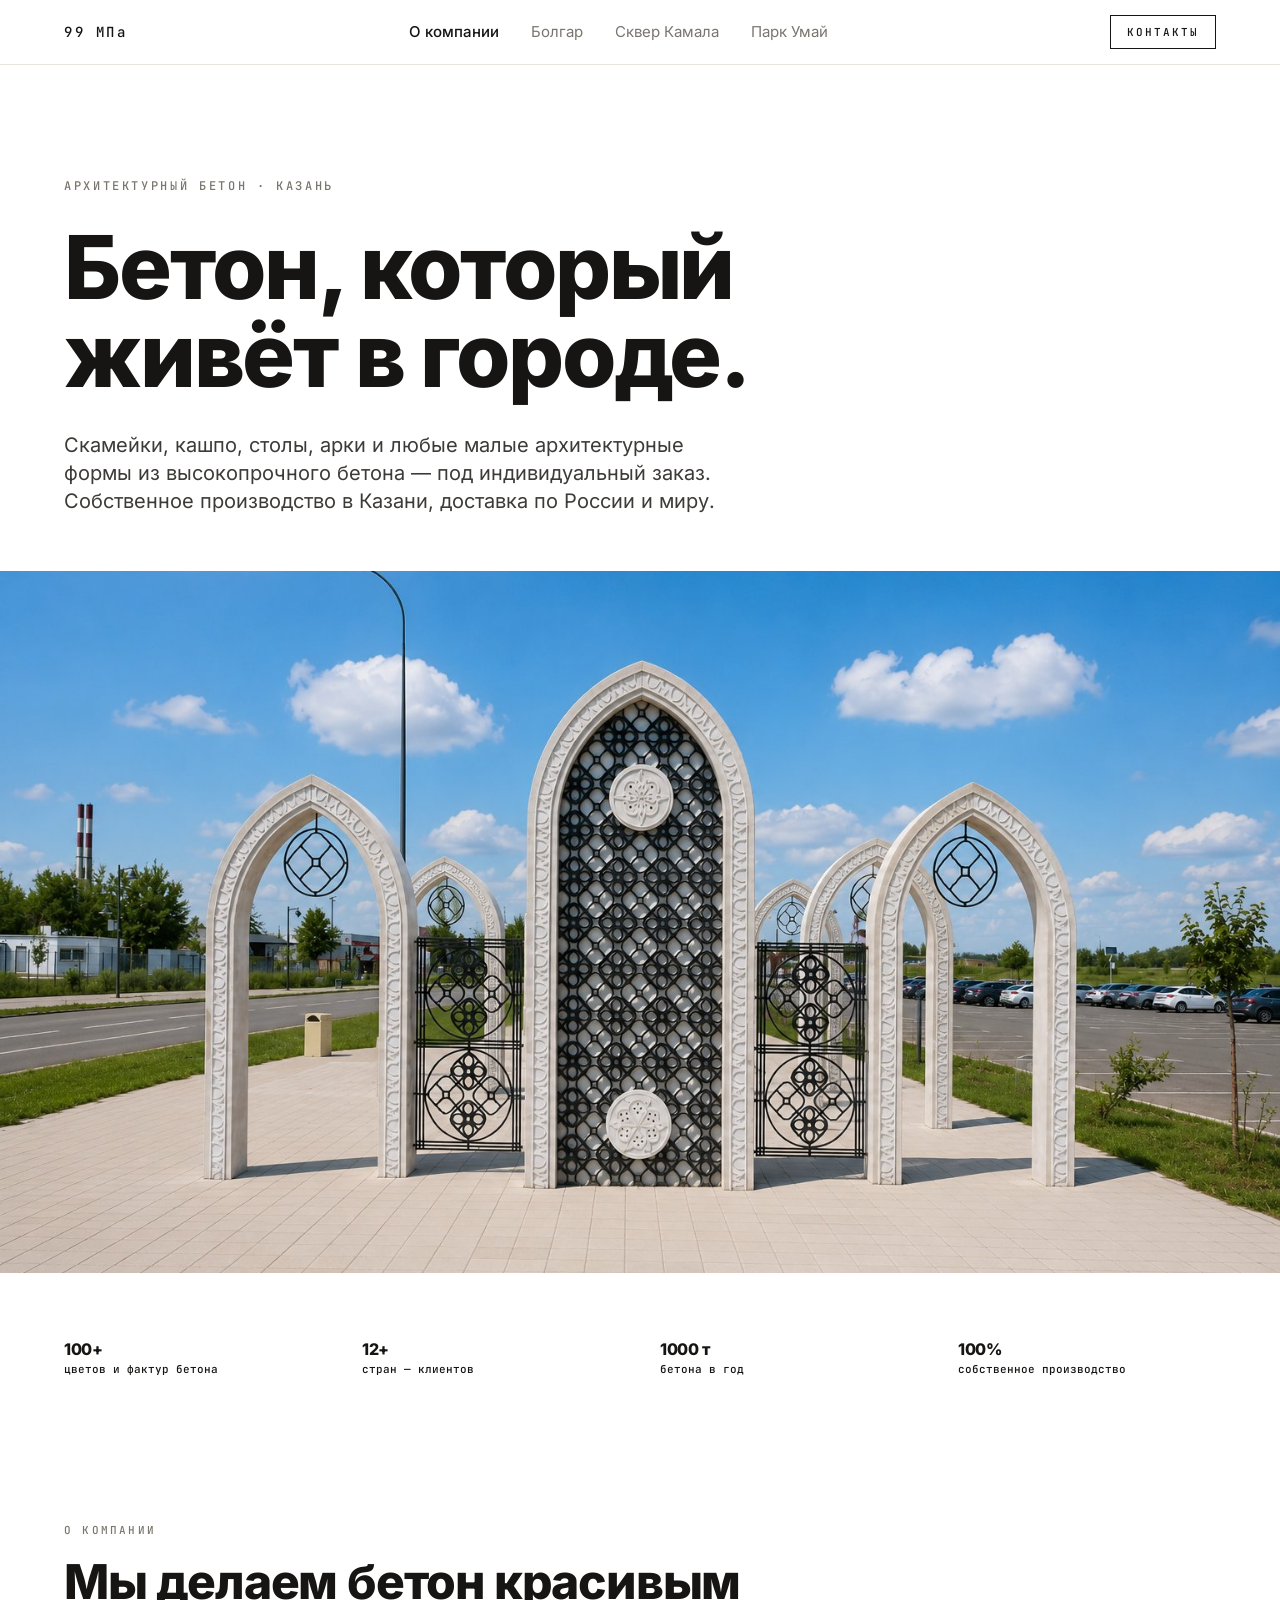
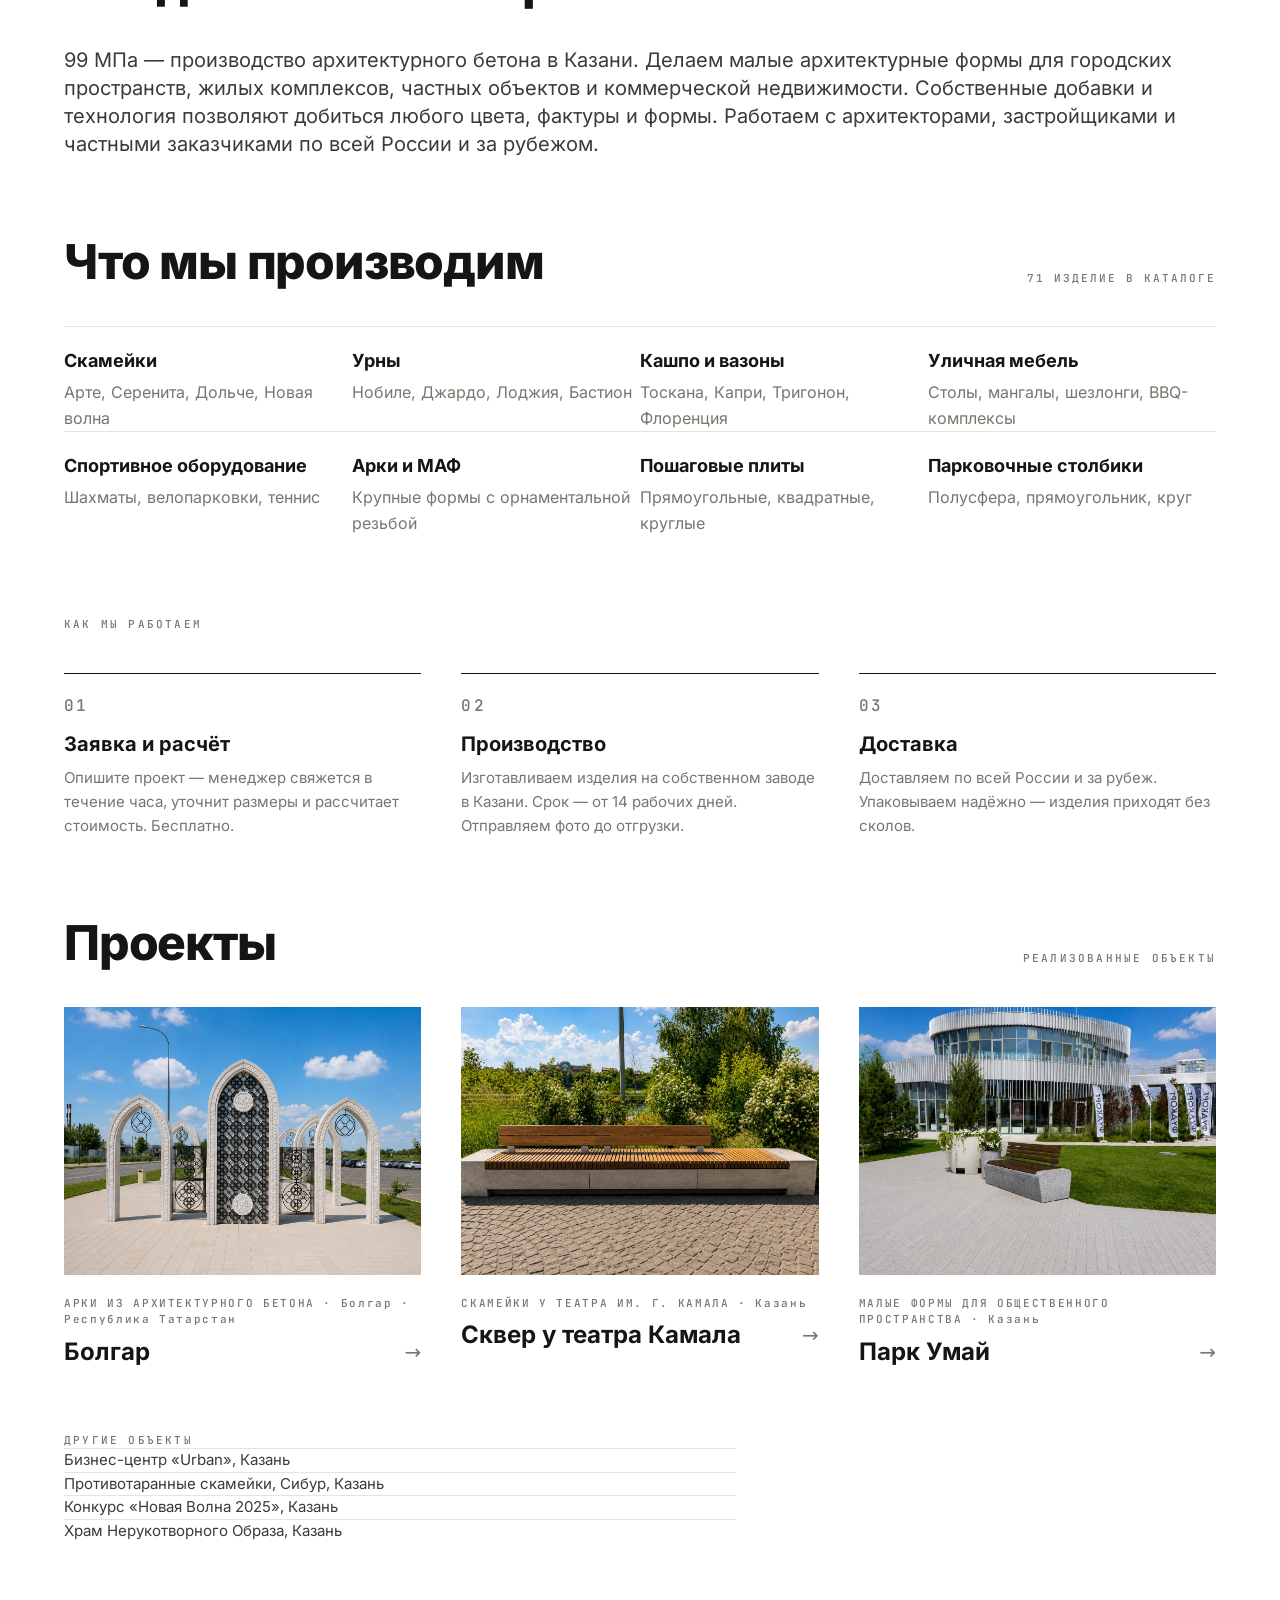
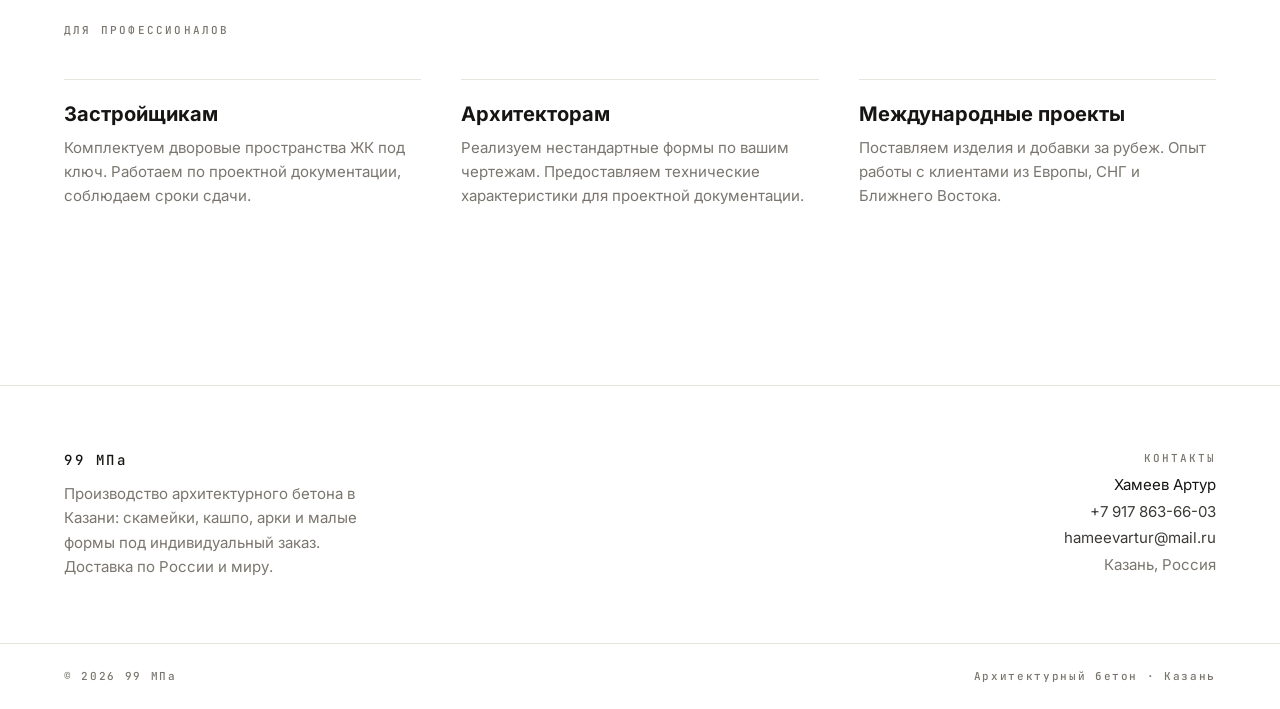
<file: index.html>
<!DOCTYPE html><html lang="ru"><head>
<meta charset="utf-8">
<meta name="viewport" content="width=device-width, initial-scale=1">
<title>99 МПа — архитектурный бетон в Казани</title>
<link rel="stylesheet" href="assets/css/fonts.css">
<link rel="stylesheet" href="assets/css/styles.css">
</head>
<body class="bg-bg font-sans text-ink antialiased">
<header class="sticky top-0 z-40 bg-bg/90 backdrop-blur-sm border-b border-line">
<nav class="max-w-container mx-auto px-6 h-16 flex items-center justify-between">
<a href="index.html" class="font-mono text-sm tracking-[0.18em] text-ink">99&nbsp;МПа</a>
<div class="hidden md:flex items-center gap-8 text-[15px]">
<a class="text-ink font-medium" href="index.html">О&nbsp;компании</a>
<a class="text-muted hover:text-ink transition-colors" href="bolgar.html">Болгар</a>
<a class="text-muted hover:text-ink transition-colors" href="kamal-square.html">Сквер&nbsp;Камала</a>
<a class="text-muted hover:text-ink transition-colors" href="umai-park.html">Парк&nbsp;Умай</a>
</div>
<a href="mailto:hameevartur@mail.ru" class="font-mono text-[11px] tracking-[0.18em] border border-ink text-ink px-4 py-2 hover:bg-ink hover:text-white transition-colors">КОНТАКТЫ</a>
</nav>
</header>
<main>
<section class="max-w-container mx-auto px-6 pt-20 md:pt-28 pb-14">
<p class="font-mono text-[12px] tracking-[0.22em] text-muted mb-7">АРХИТЕКТУРНЫЙ БЕТОН · КАЗАНЬ</p>
<h1 class="text-[46px] md:text-[88px] font-extrabold tracking-tight leading-[1.0] max-w-4xl">Бетон, который живёт в городе.</h1>
<p class="mt-8 max-w-2xl text-lg md:text-xl text-ink-soft leading-relaxed">Скамейки, кашпо, столы, арки и любые малые архитектурные формы из высокопрочного бетона — под индивидуальный заказ. Собственное производство в Казани, доставка по России и миру.</p>
</section>
<figure class="w-full bg-paper"><img class="w-full h-[54vh] md:h-[78vh] object-cover" src="assets/img/bolgar/bolgar-hero.jpg" alt="99 МПа — архитектурный бетон"></figure>
<section class="bg-dark text-white">
<div class="max-w-container mx-auto px-6 py-16 grid grid-cols-2 lg:grid-cols-4 gap-10">
<div><div class="text-4xl md:text-6xl font-extrabold tracking-tight">100+</div><div class="font-mono text-[11px] tracking-[0.12em] text-white/55 mt-3">цветов и фактур бетона</div></div><div><div class="text-4xl md:text-6xl font-extrabold tracking-tight">12+</div><div class="font-mono text-[11px] tracking-[0.12em] text-white/55 mt-3">стран — клиентов</div></div><div><div class="text-4xl md:text-6xl font-extrabold tracking-tight">1000 т</div><div class="font-mono text-[11px] tracking-[0.12em] text-white/55 mt-3">бетона в год</div></div><div><div class="text-4xl md:text-6xl font-extrabold tracking-tight">100%</div><div class="font-mono text-[11px] tracking-[0.12em] text-white/55 mt-3">собственное производство</div></div>
</div>
</section>
<section class="max-w-container mx-auto px-6 py-20 grid gap-10 md:grid-cols-[1fr_1.3fr] md:gap-16">
<div>
<p class="font-mono text-[11px] tracking-[0.2em] text-muted mb-5">О КОМПАНИИ</p>
<h2 class="text-3xl md:text-5xl font-extrabold tracking-tight leading-tight">Мы делаем бетон красивым</h2>
</div>
<p class="text-lg md:text-xl text-ink-soft leading-relaxed self-end">99 МПа — производство архитектурного бетона в Казани. Делаем малые архитектурные формы для городских пространств, жилых комплексов, частных объектов и коммерческой недвижимости. Собственные добавки и технология позволяют добиться любого цвета, фактуры и формы. Работаем с архитекторами, застройщиками и частными заказчиками по всей России и за рубежом.</p>
</section>
<section class="max-w-container mx-auto px-6 py-8">
<div class="flex items-end justify-between mb-10">
<h2 class="text-3xl md:text-5xl font-extrabold tracking-tight">Что мы производим</h2>
<p class="font-mono text-[11px] tracking-[0.18em] text-muted hidden sm:block">71 ИЗДЕЛИЕ В КАТАЛОГЕ</p>
</div>
<div class="grid gap-x-10 gap-y-8 sm:grid-cols-2 lg:grid-cols-4">
<div class="border-t border-line pt-5"><h3 class="text-lg font-bold mb-1">Скамейки</h3><p class="text-muted text-[14px] leading-relaxed">Арте, Серенита, Дольче, Новая волна</p></div><div class="border-t border-line pt-5"><h3 class="text-lg font-bold mb-1">Урны</h3><p class="text-muted text-[14px] leading-relaxed">Нобиле, Джардо, Лоджия, Бастион</p></div><div class="border-t border-line pt-5"><h3 class="text-lg font-bold mb-1">Кашпо и вазоны</h3><p class="text-muted text-[14px] leading-relaxed">Тоскана, Капри, Тригонон, Флоренция</p></div><div class="border-t border-line pt-5"><h3 class="text-lg font-bold mb-1">Уличная мебель</h3><p class="text-muted text-[14px] leading-relaxed">Столы, мангалы, шезлонги, BBQ-комплексы</p></div><div class="border-t border-line pt-5"><h3 class="text-lg font-bold mb-1">Спортивное оборудование</h3><p class="text-muted text-[14px] leading-relaxed">Шахматы, велопарковки, теннис</p></div><div class="border-t border-line pt-5"><h3 class="text-lg font-bold mb-1">Арки и МАФ</h3><p class="text-muted text-[14px] leading-relaxed">Крупные формы с орнаментальной резьбой</p></div><div class="border-t border-line pt-5"><h3 class="text-lg font-bold mb-1">Пошаговые плиты</h3><p class="text-muted text-[14px] leading-relaxed">Прямоугольные, квадратные, круглые</p></div><div class="border-t border-line pt-5"><h3 class="text-lg font-bold mb-1">Парковочные столбики</h3><p class="text-muted text-[14px] leading-relaxed">Полусфера, прямоугольник, круг</p></div>
</div>
</section>
<section class="max-w-container mx-auto px-6 py-20">
<p class="font-mono text-[11px] tracking-[0.2em] text-muted mb-10">КАК МЫ РАБОТАЕМ</p>
<div class="grid gap-10 md:grid-cols-3">
<div class="border-t border-ink pt-5"><div class="font-mono text-[13px] tracking-[0.15em] text-muted mb-3">01</div><h3 class="text-xl font-bold mb-2">Заявка и расчёт</h3><p class="text-muted text-[15px] leading-relaxed">Опишите проект — менеджер свяжется в течение часа, уточнит размеры и рассчитает стоимость. Бесплатно.</p></div><div class="border-t border-ink pt-5"><div class="font-mono text-[13px] tracking-[0.15em] text-muted mb-3">02</div><h3 class="text-xl font-bold mb-2">Производство</h3><p class="text-muted text-[15px] leading-relaxed">Изготавливаем изделия на собственном заводе в Казани. Срок — от 14 рабочих дней. Отправляем фото до отгрузки.</p></div><div class="border-t border-ink pt-5"><div class="font-mono text-[13px] tracking-[0.15em] text-muted mb-3">03</div><h3 class="text-xl font-bold mb-2">Доставка</h3><p class="text-muted text-[15px] leading-relaxed">Доставляем по всей России и за рубеж. Упаковываем надёжно — изделия приходят без сколов.</p></div>
</div>
</section>
<section class="max-w-container mx-auto px-6 py-8">
<div class="flex items-end justify-between mb-10">
<h2 class="text-3xl md:text-5xl font-extrabold tracking-tight">Проекты</h2>
<p class="font-mono text-[11px] tracking-[0.2em] text-muted hidden sm:block">РЕАЛИЗОВАННЫЕ ОБЪЕКТЫ</p>
</div>
<div class="grid gap-10 md:grid-cols-3">
<a href="bolgar.html" class="group block">
<figure class="aspect-[4/3] overflow-hidden bg-paper mb-5"><img loading="lazy" class="w-full h-full object-cover transition-transform duration-700 group-hover:scale-[1.04]" src="assets/img/bolgar/bolgar-hero.jpg" alt="Болгар"></figure>
<div class="font-mono text-[11px] tracking-[0.15em] text-muted mb-2">АРКИ ИЗ АРХИТЕКТУРНОГО БЕТОНА · Болгар · Республика Татарстан</div>
<div class="flex items-center justify-between"><h3 class="text-2xl font-bold group-hover:opacity-60 transition-opacity">Болгар</h3><span class="text-xl text-muted group-hover:text-ink transition-colors">→</span></div>
</a>
<a href="kamal-square.html" class="group block">
<figure class="aspect-[4/3] overflow-hidden bg-paper mb-5"><img loading="lazy" class="w-full h-full object-cover transition-transform duration-700 group-hover:scale-[1.04]" src="assets/img/kamal/kamal-hero.jpg" alt="Сквер у театра Камала"></figure>
<div class="font-mono text-[11px] tracking-[0.15em] text-muted mb-2">СКАМЕЙКИ У ТЕАТРА ИМ. Г. КАМАЛА · Казань</div>
<div class="flex items-center justify-between"><h3 class="text-2xl font-bold group-hover:opacity-60 transition-opacity">Сквер у театра Камала</h3><span class="text-xl text-muted group-hover:text-ink transition-colors">→</span></div>
</a>
<a href="umai-park.html" class="group block">
<figure class="aspect-[4/3] overflow-hidden bg-paper mb-5"><img loading="lazy" class="w-full h-full object-cover transition-transform duration-700 group-hover:scale-[1.04]" src="assets/img/umai/umai-hero.jpg" alt="Парк Умай"></figure>
<div class="font-mono text-[11px] tracking-[0.15em] text-muted mb-2">МАЛЫЕ ФОРМЫ ДЛЯ ОБЩЕСТВЕННОГО ПРОСТРАНСТВА · Казань</div>
<div class="flex items-center justify-between"><h3 class="text-2xl font-bold group-hover:opacity-60 transition-opacity">Парк Умай</h3><span class="text-xl text-muted group-hover:text-ink transition-colors">→</span></div>
</a>
</div>
<div class="mt-16">
<p class="font-mono text-[11px] tracking-[0.2em] text-muted mb-4">ДРУГИЕ ОБЪЕКТЫ</p>
<ul class="max-w-2xl">
<li class="border-t border-line py-3 text-ink-soft text-[15px]">Бизнес-центр «Urban», Казань</li><li class="border-t border-line py-3 text-ink-soft text-[15px]">Противотаранные скамейки, Сибур, Казань</li><li class="border-t border-line py-3 text-ink-soft text-[15px]">Конкурс «Новая Волна 2025», Казань</li><li class="border-t border-line py-3 text-ink-soft text-[15px]">Храм Нерукотворного Образа, Казань</li>
</ul>
</div>
</section>
<section class="max-w-container mx-auto px-6 py-20">
<p class="font-mono text-[11px] tracking-[0.2em] text-muted mb-10">ДЛЯ ПРОФЕССИОНАЛОВ</p>
<div class="grid gap-10 md:grid-cols-3">
<div class="border-t border-line pt-5"><h3 class="text-xl font-bold mb-2">Застройщикам</h3><p class="text-muted text-[15px] leading-relaxed">Комплектуем дворовые пространства ЖК под ключ. Работаем по проектной документации, соблюдаем сроки сдачи.</p></div><div class="border-t border-line pt-5"><h3 class="text-xl font-bold mb-2">Архитекторам</h3><p class="text-muted text-[15px] leading-relaxed">Реализуем нестандартные формы по вашим чертежам. Предоставляем технические характеристики для проектной документации.</p></div><div class="border-t border-line pt-5"><h3 class="text-xl font-bold mb-2">Международные проекты</h3><p class="text-muted text-[15px] leading-relaxed">Поставляем изделия и добавки за рубеж. Опыт работы с клиентами из Европы, СНГ и Ближнего Востока.</p></div>
</div>
</section>
</main>
<footer class="border-t border-line mt-24">
<div class="max-w-container mx-auto px-6 py-16 grid gap-10 md:grid-cols-2">
<div>
<div class="font-mono text-sm tracking-[0.18em] text-ink mb-3">99&nbsp;МПа</div>
<p class="text-muted max-w-xs text-[15px] leading-relaxed">Производство архитектурного бетона в Казани: скамейки, кашпо, арки и малые формы под индивидуальный заказ. Доставка по России и миру.</p>
</div>
<div class="md:text-right space-y-1 text-[15px]">
<div class="font-mono text-[11px] tracking-[0.18em] text-muted mb-2">КОНТАКТЫ</div>
<div class="text-ink">Хамеев Артур</div>
<div><a class="text-ink-soft hover:text-ink transition-colors" href="tel:+79178636603">+7 917 863-66-03</a></div>
<div><a class="text-ink-soft hover:text-ink transition-colors" href="mailto:hameevartur@mail.ru">hameevartur@mail.ru</a></div>
<div class="text-muted">Казань, Россия</div>
</div>
</div>
<div class="border-t border-line"><div class="max-w-container mx-auto px-6 py-6 font-mono text-[11px] tracking-[0.15em] text-muted flex flex-col sm:flex-row gap-2 sm:justify-between"><span>© 2026 99 МПа</span><span>Архитектурный бетон · Казань</span></div></div>
</footer>
</body></html>
</file>
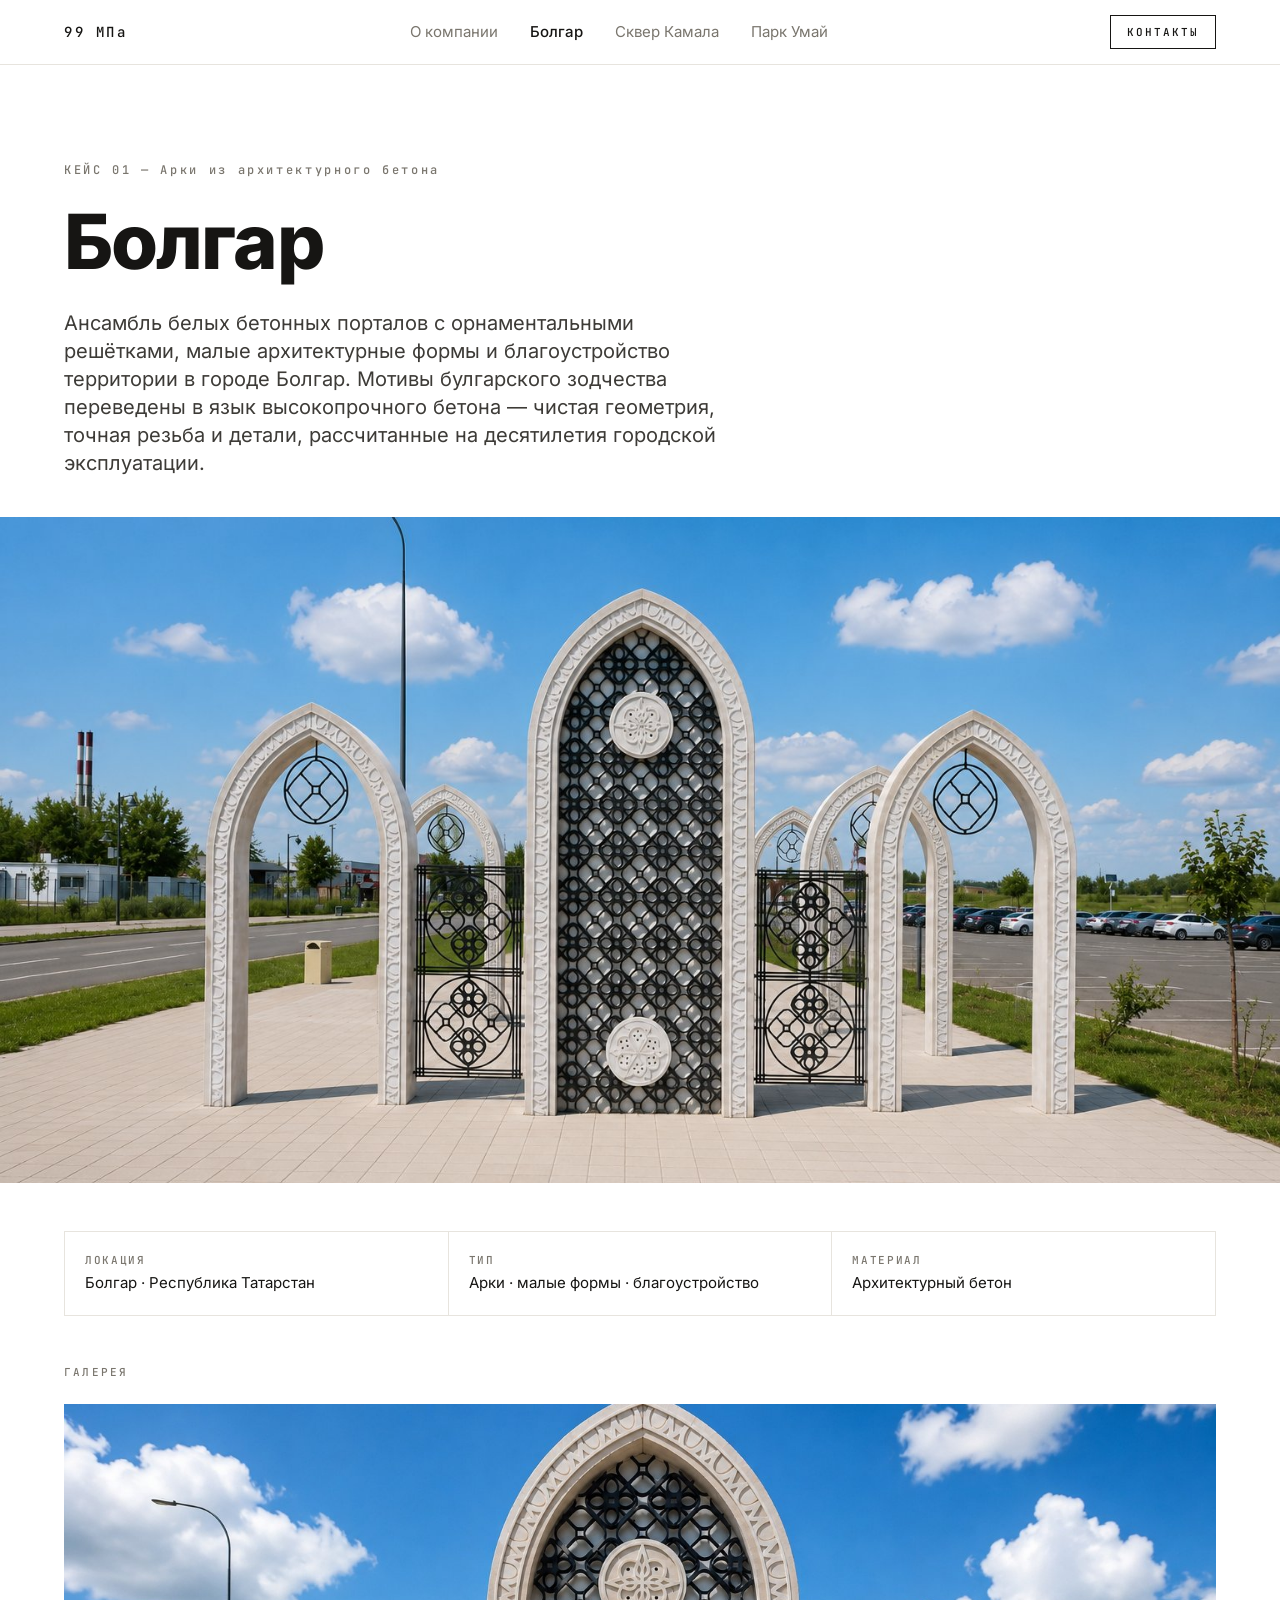
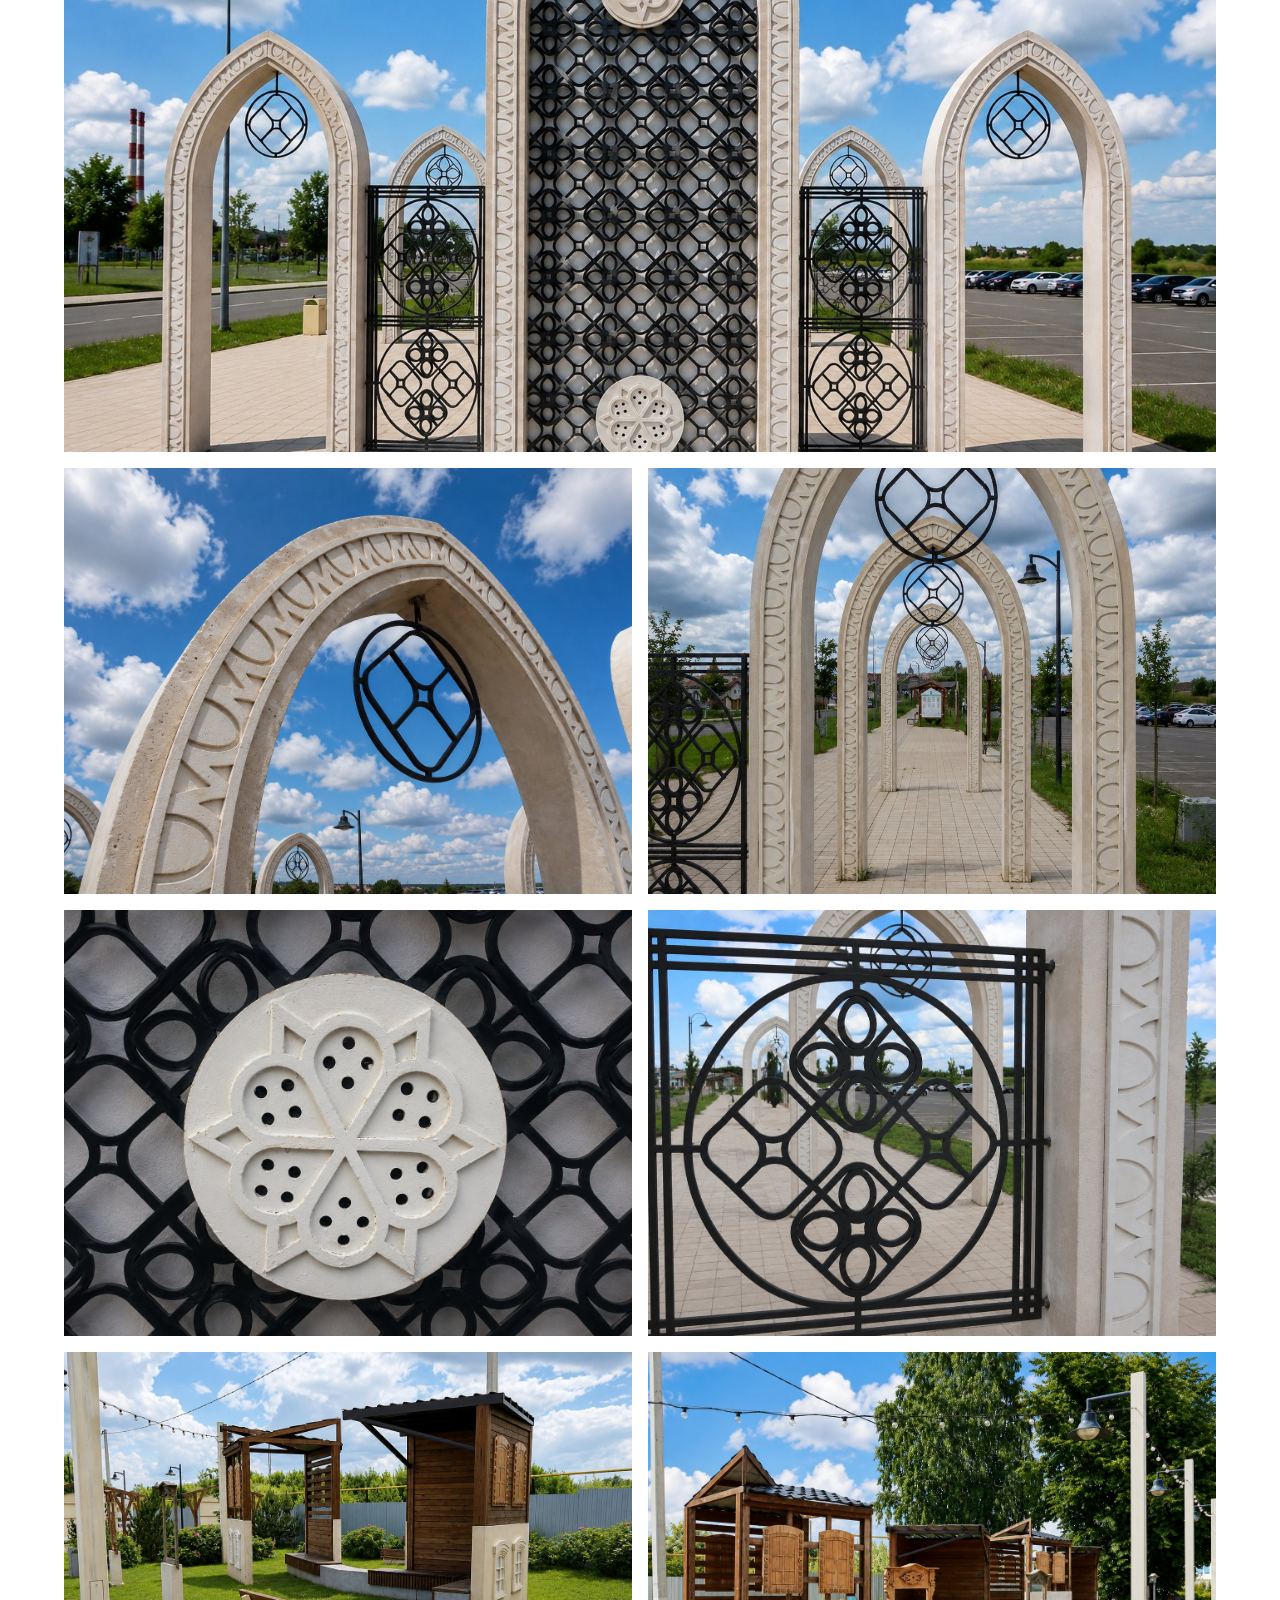
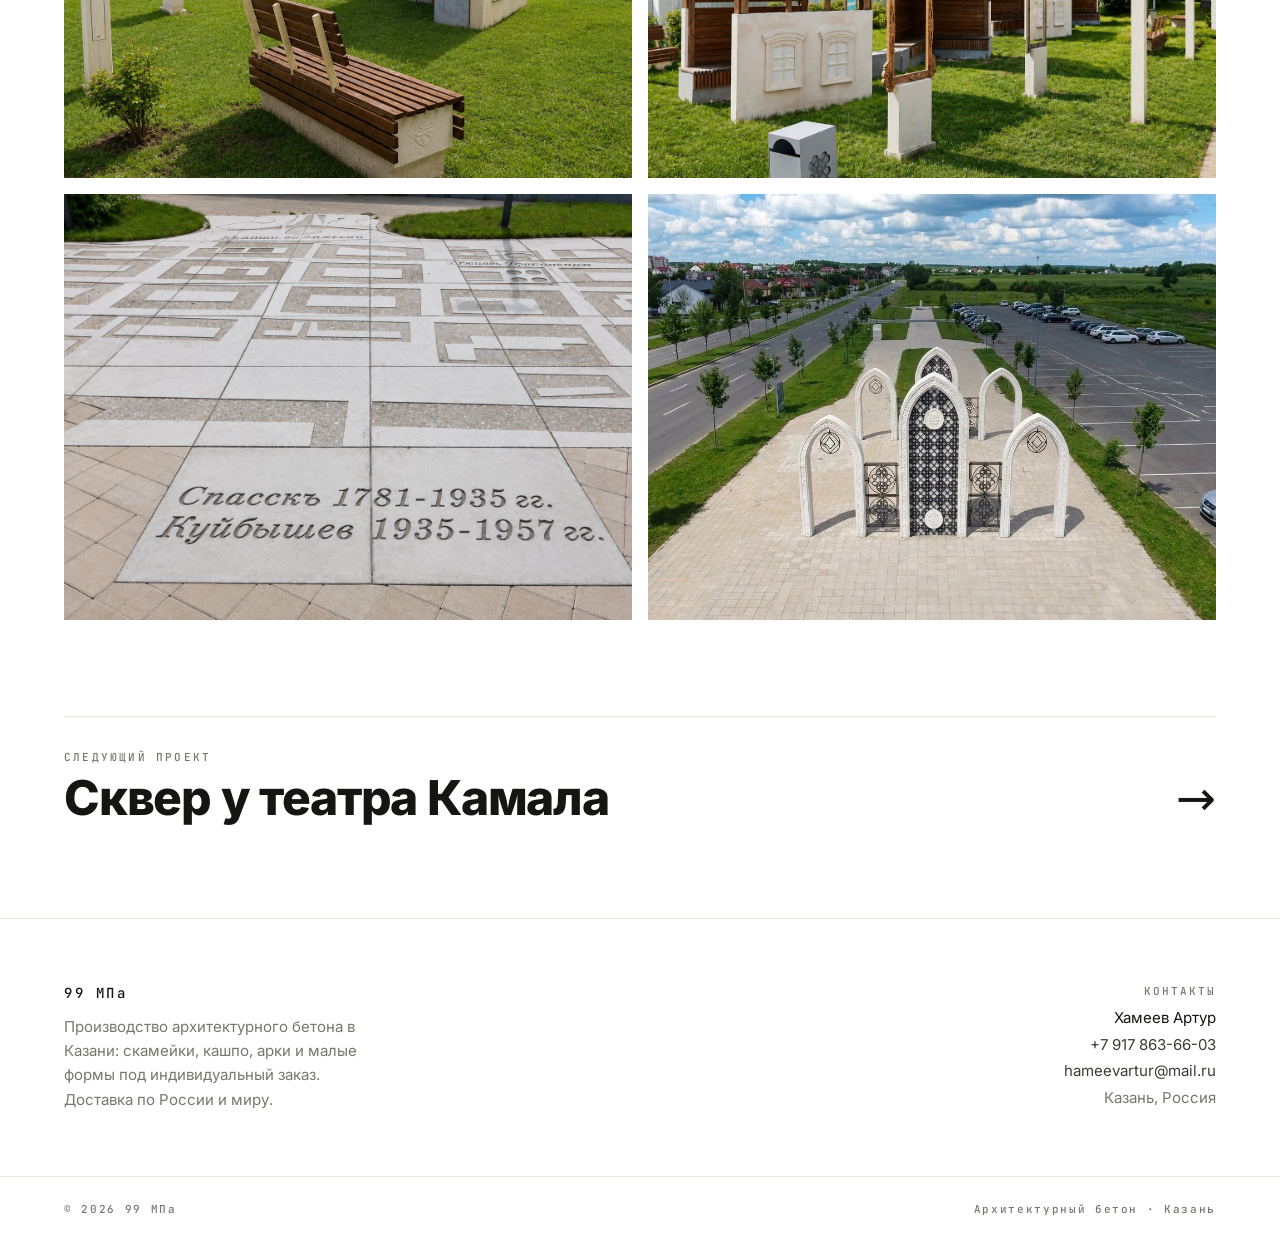
<file: bolgar.html>
<!DOCTYPE html><html lang="ru"><head>
<meta charset="utf-8">
<meta name="viewport" content="width=device-width, initial-scale=1">
<title>99 МПа — Болгар</title>
<link rel="stylesheet" href="assets/css/fonts.css">
<link rel="stylesheet" href="assets/css/styles.css">
</head>
<body class="bg-bg font-sans text-ink antialiased">
<header class="sticky top-0 z-40 bg-bg/90 backdrop-blur-sm border-b border-line">
<nav class="max-w-container mx-auto px-6 h-16 flex items-center justify-between">
<a href="index.html" class="font-mono text-sm tracking-[0.18em] text-ink">99&nbsp;МПа</a>
<div class="hidden md:flex items-center gap-8 text-[15px]">
<a class="text-muted hover:text-ink transition-colors" href="index.html">О&nbsp;компании</a>
<a class="text-ink font-medium" href="bolgar.html">Болгар</a>
<a class="text-muted hover:text-ink transition-colors" href="kamal-square.html">Сквер&nbsp;Камала</a>
<a class="text-muted hover:text-ink transition-colors" href="umai-park.html">Парк&nbsp;Умай</a>
</div>
<a href="mailto:hameevartur@mail.ru" class="font-mono text-[11px] tracking-[0.18em] border border-ink text-ink px-4 py-2 hover:bg-ink hover:text-white transition-colors">КОНТАКТЫ</a>
</nav>
</header>
<main>
<section class="max-w-container mx-auto px-6 pt-16 md:pt-24 pb-10">
<p class="font-mono text-[12px] tracking-[0.22em] text-muted mb-6">КЕЙС&nbsp;01 — Арки из архитектурного бетона</p>
<h1 class="text-[44px] md:text-[76px] font-extrabold tracking-tight leading-[1.02]">Болгар</h1>
<p class="mt-7 max-w-2xl text-lg md:text-xl text-ink-soft leading-relaxed">Ансамбль белых бетонных порталов с орнаментальными решётками, малые архитектурные формы и благоустройство территории в городе Болгар. Мотивы булгарского зодчества переведены в язык высокопрочного бетона — чистая геометрия, точная резьба и детали, рассчитанные на десятилетия городской эксплуатации.</p>
</section>
<figure class="w-full bg-paper"><img class="w-full h-[52vh] md:h-[74vh] object-cover" src="assets/img/bolgar/bolgar-hero.jpg" alt="Болгар"></figure>
<section class="max-w-container mx-auto px-6 py-12">
<div class="grid grid-cols-2 md:grid-cols-3 gap-px bg-line border border-line">
<div class="bg-bg p-5"><div class="font-mono text-[11px] tracking-[0.15em] text-muted mb-1">ЛОКАЦИЯ</div><div class="text-ink text-[15px]">Болгар · Республика Татарстан</div></div>
<div class="bg-bg p-5"><div class="font-mono text-[11px] tracking-[0.15em] text-muted mb-1">ТИП</div><div class="text-ink text-[15px]">Арки · малые формы · благоустройство</div></div>
<div class="bg-bg p-5"><div class="font-mono text-[11px] tracking-[0.15em] text-muted mb-1">МАТЕРИАЛ</div><div class="text-ink text-[15px]">Архитектурный бетон</div></div>
</div>
</section>
<section class="max-w-container mx-auto px-6 pb-8">
<p class="font-mono text-[11px] tracking-[0.2em] text-muted mb-6">ГАЛЕРЕЯ</p>
<div class="grid grid-cols-1 md:grid-cols-2 gap-4">
<figure class="md:col-span-2 overflow-hidden bg-paper"><img loading="lazy" class="w-full h-full object-cover aspect-[16/9]" src="assets/img/bolgar/bolgar-01.jpg" alt="Болгар"></figure>
<figure class=" overflow-hidden bg-paper"><img loading="lazy" class="w-full h-full object-cover aspect-[4/3]" src="assets/img/bolgar/bolgar-02.jpg" alt="Болгар"></figure>
<figure class=" overflow-hidden bg-paper"><img loading="lazy" class="w-full h-full object-cover aspect-[4/3]" src="assets/img/bolgar/bolgar-03.jpg" alt="Болгар"></figure>
<figure class=" overflow-hidden bg-paper"><img loading="lazy" class="w-full h-full object-cover aspect-[4/3]" src="assets/img/bolgar/bolgar-04.jpg" alt="Болгар"></figure>
<figure class=" overflow-hidden bg-paper"><img loading="lazy" class="w-full h-full object-cover aspect-[4/3]" src="assets/img/bolgar/bolgar-05.jpg" alt="Болгар"></figure>
<figure class=" overflow-hidden bg-paper"><img loading="lazy" class="w-full h-full object-cover aspect-[4/3]" src="assets/img/bolgar/bolgar-06.jpg" alt="Болгар"></figure>
<figure class=" overflow-hidden bg-paper"><img loading="lazy" class="w-full h-full object-cover aspect-[4/3]" src="assets/img/bolgar/bolgar-07.jpg" alt="Болгар"></figure>
<figure class=" overflow-hidden bg-paper"><img loading="lazy" class="w-full h-full object-cover aspect-[4/3]" src="assets/img/bolgar/bolgar-08.jpg" alt="Болгар"></figure>
<figure class=" overflow-hidden bg-paper"><img loading="lazy" class="w-full h-full object-cover aspect-[4/3]" src="assets/img/bolgar/bolgar-09.jpg" alt="Болгар"></figure>
</div>
</section>
<section class="max-w-container mx-auto px-6 mt-16">
<a href="kamal-square.html" class="group block border-t border-line pt-8">
<div class="font-mono text-[11px] tracking-[0.2em] text-muted mb-2">СЛЕДУЮЩИЙ ПРОЕКТ</div>
<div class="flex items-center justify-between">
<span class="text-3xl md:text-5xl font-extrabold tracking-tight group-hover:opacity-60 transition-opacity">Сквер у театра Камала</span>
<span class="text-3xl md:text-5xl">→</span>
</div></a>
</section>
</main>
<footer class="border-t border-line mt-24">
<div class="max-w-container mx-auto px-6 py-16 grid gap-10 md:grid-cols-2">
<div>
<div class="font-mono text-sm tracking-[0.18em] text-ink mb-3">99&nbsp;МПа</div>
<p class="text-muted max-w-xs text-[15px] leading-relaxed">Производство архитектурного бетона в Казани: скамейки, кашпо, арки и малые формы под индивидуальный заказ. Доставка по России и миру.</p>
</div>
<div class="md:text-right space-y-1 text-[15px]">
<div class="font-mono text-[11px] tracking-[0.18em] text-muted mb-2">КОНТАКТЫ</div>
<div class="text-ink">Хамеев Артур</div>
<div><a class="text-ink-soft hover:text-ink transition-colors" href="tel:+79178636603">+7 917 863-66-03</a></div>
<div><a class="text-ink-soft hover:text-ink transition-colors" href="mailto:hameevartur@mail.ru">hameevartur@mail.ru</a></div>
<div class="text-muted">Казань, Россия</div>
</div>
</div>
<div class="border-t border-line"><div class="max-w-container mx-auto px-6 py-6 font-mono text-[11px] tracking-[0.15em] text-muted flex flex-col sm:flex-row gap-2 sm:justify-between"><span>© 2026 99 МПа</span><span>Архитектурный бетон · Казань</span></div></div>
</footer>
</body></html>
</file>
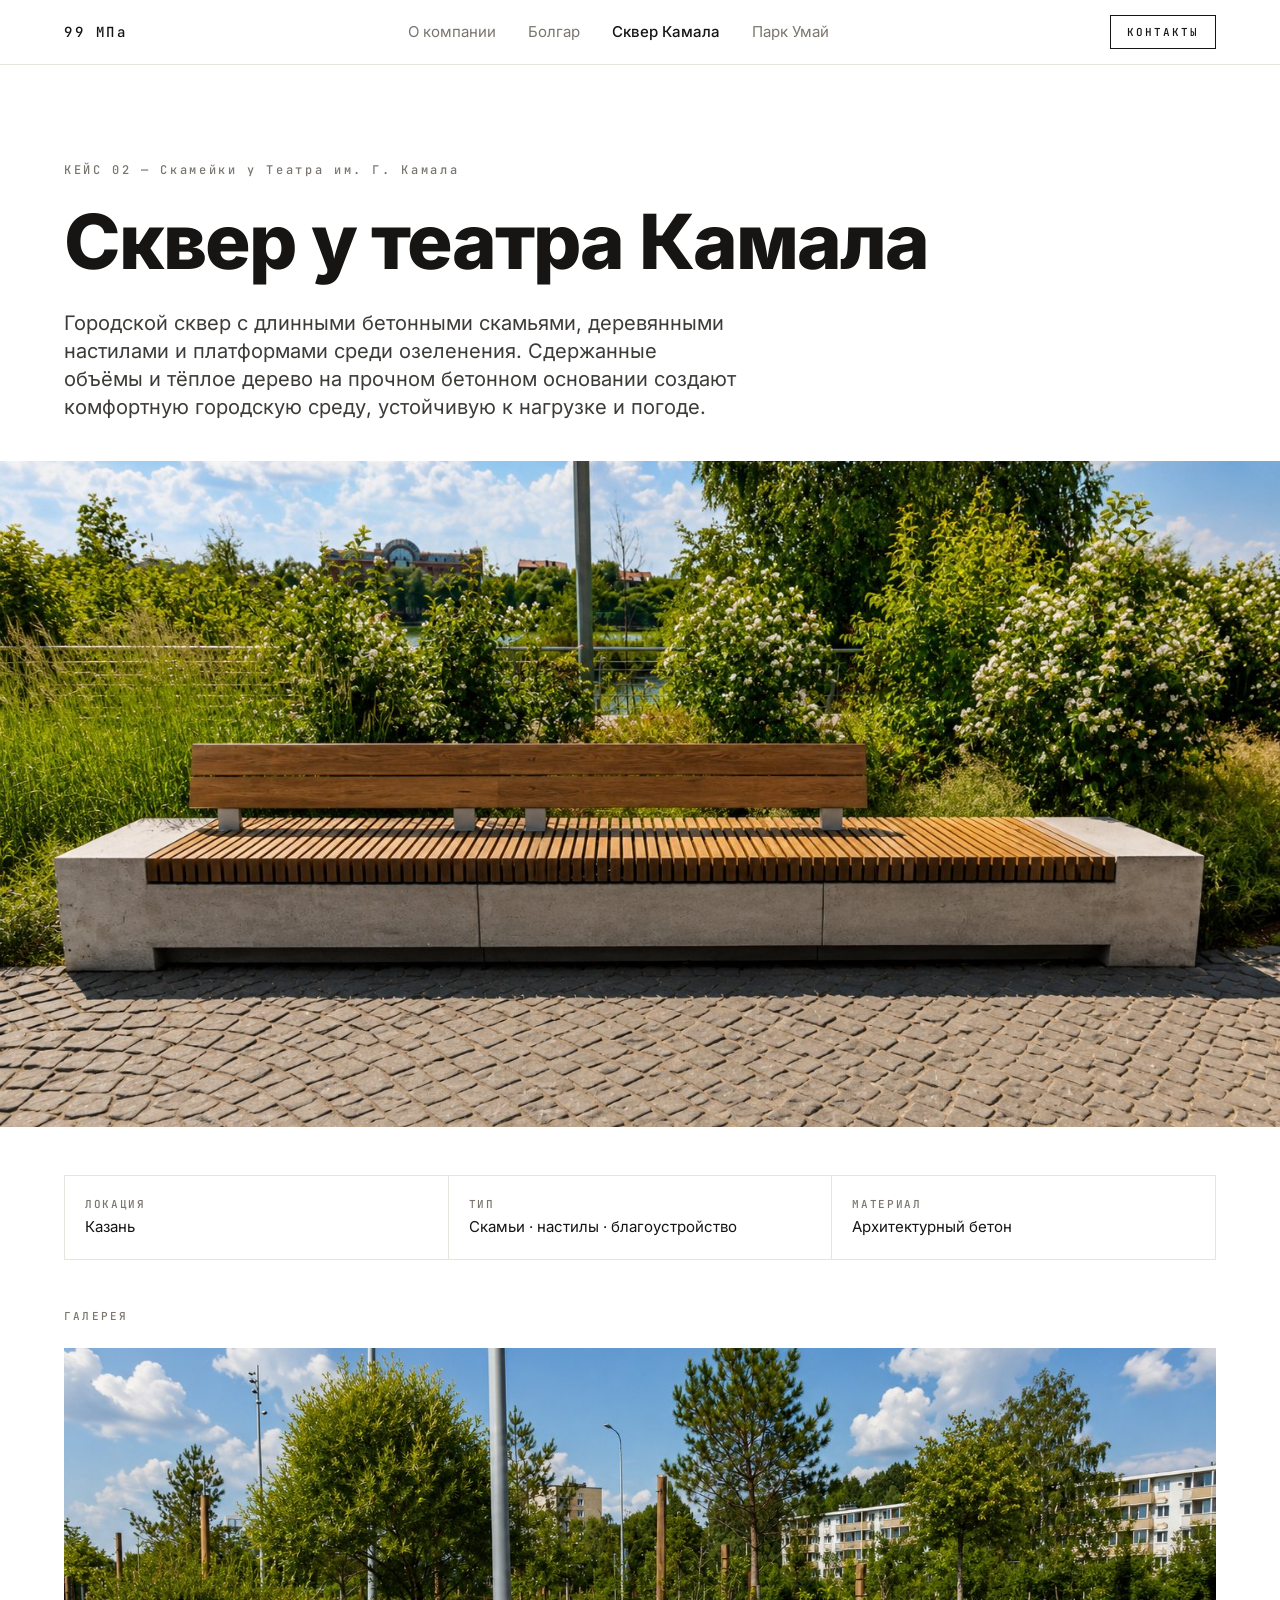
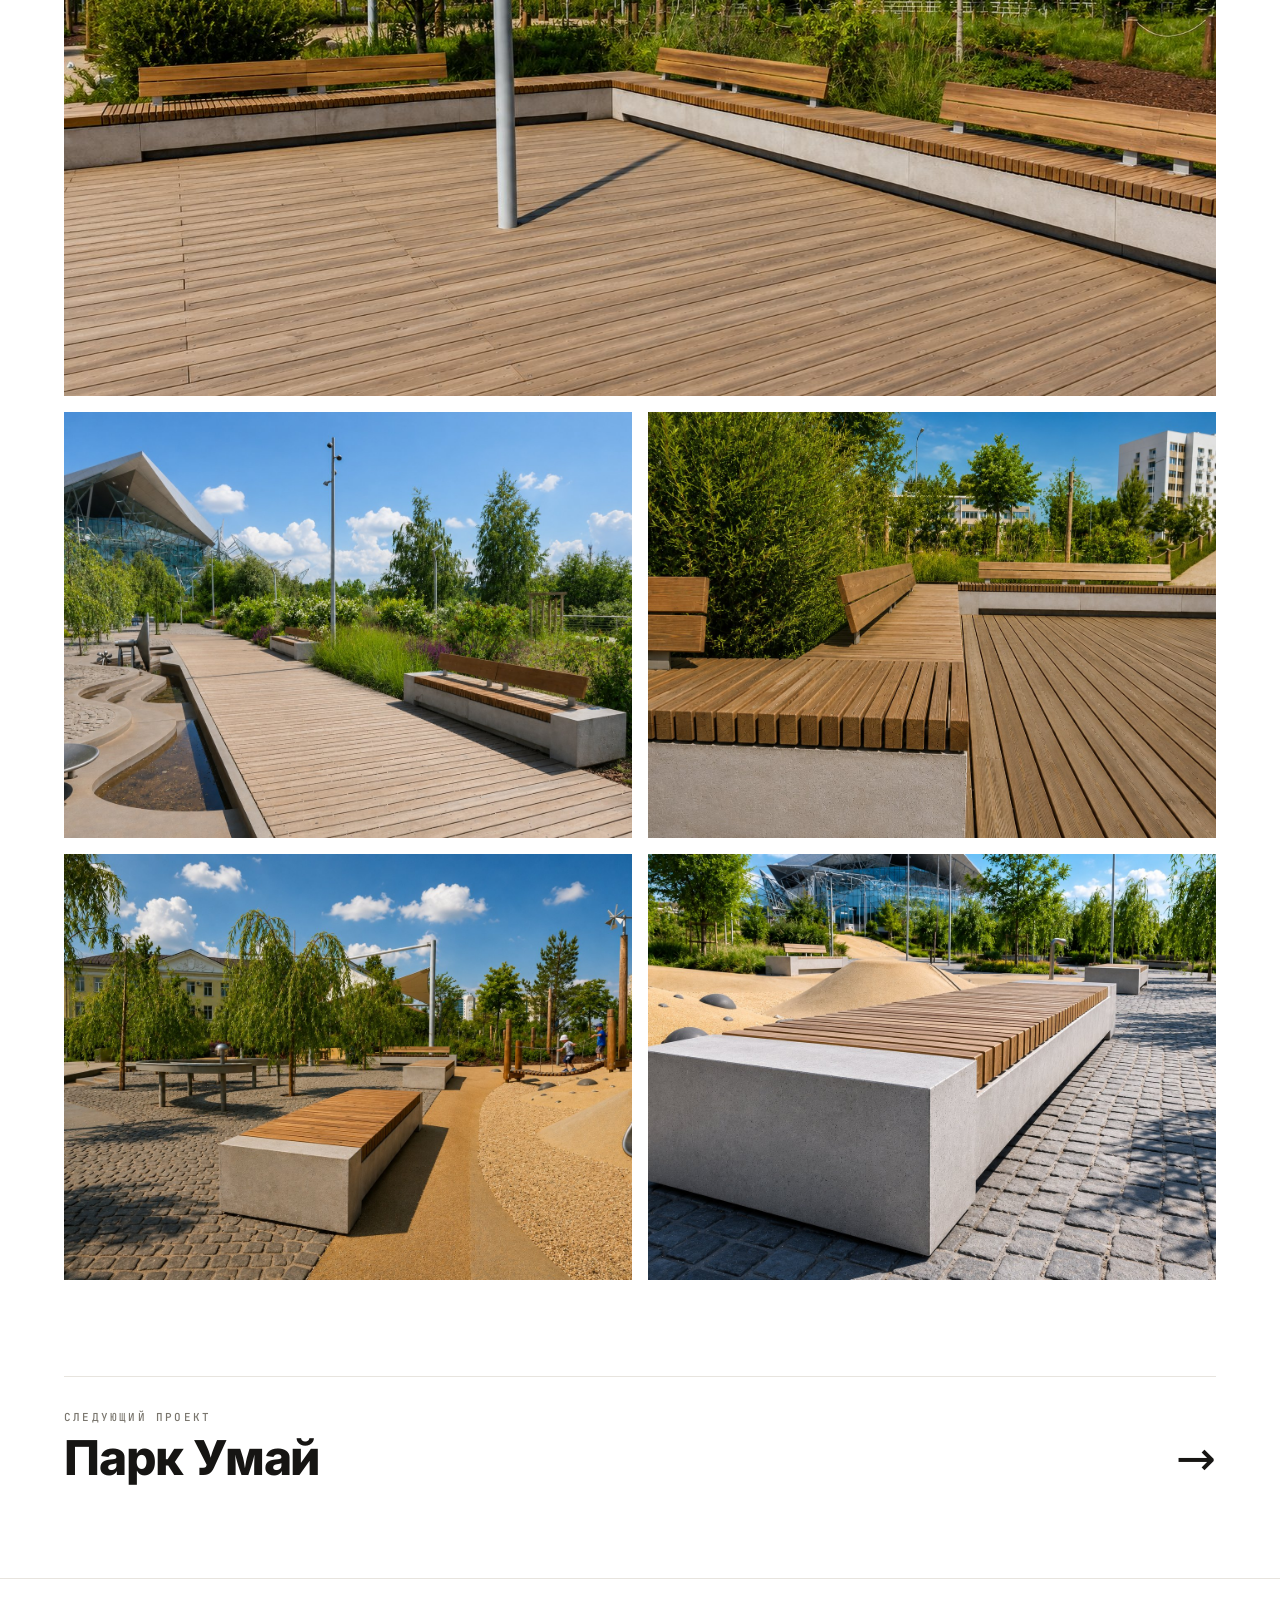
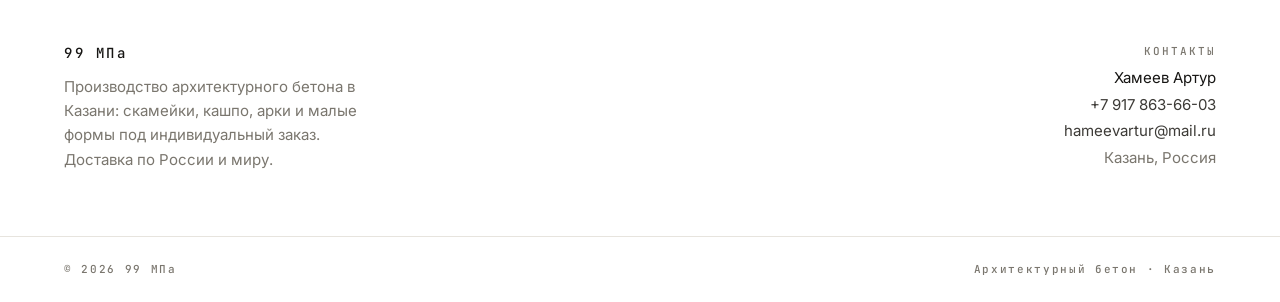
<file: kamal-square.html>
<!DOCTYPE html><html lang="ru"><head>
<meta charset="utf-8">
<meta name="viewport" content="width=device-width, initial-scale=1">
<title>99 МПа — Сквер у театра Камала</title>
<link rel="stylesheet" href="assets/css/fonts.css">
<link rel="stylesheet" href="assets/css/styles.css">
</head>
<body class="bg-bg font-sans text-ink antialiased">
<header class="sticky top-0 z-40 bg-bg/90 backdrop-blur-sm border-b border-line">
<nav class="max-w-container mx-auto px-6 h-16 flex items-center justify-between">
<a href="index.html" class="font-mono text-sm tracking-[0.18em] text-ink">99&nbsp;МПа</a>
<div class="hidden md:flex items-center gap-8 text-[15px]">
<a class="text-muted hover:text-ink transition-colors" href="index.html">О&nbsp;компании</a>
<a class="text-muted hover:text-ink transition-colors" href="bolgar.html">Болгар</a>
<a class="text-ink font-medium" href="kamal-square.html">Сквер&nbsp;Камала</a>
<a class="text-muted hover:text-ink transition-colors" href="umai-park.html">Парк&nbsp;Умай</a>
</div>
<a href="mailto:hameevartur@mail.ru" class="font-mono text-[11px] tracking-[0.18em] border border-ink text-ink px-4 py-2 hover:bg-ink hover:text-white transition-colors">КОНТАКТЫ</a>
</nav>
</header>
<main>
<section class="max-w-container mx-auto px-6 pt-16 md:pt-24 pb-10">
<p class="font-mono text-[12px] tracking-[0.22em] text-muted mb-6">КЕЙС&nbsp;02 — Скамейки у Театра им. Г. Камала</p>
<h1 class="text-[44px] md:text-[76px] font-extrabold tracking-tight leading-[1.02]">Сквер у театра Камала</h1>
<p class="mt-7 max-w-2xl text-lg md:text-xl text-ink-soft leading-relaxed">Городской сквер с длинными бетонными скамьями, деревянными настилами и платформами среди озеленения. Сдержанные объёмы и тёплое дерево на прочном бетонном основании создают комфортную городскую среду, устойчивую к нагрузке и погоде.</p>
</section>
<figure class="w-full bg-paper"><img class="w-full h-[52vh] md:h-[74vh] object-cover" src="assets/img/kamal/kamal-hero.jpg" alt="Сквер у театра Камала"></figure>
<section class="max-w-container mx-auto px-6 py-12">
<div class="grid grid-cols-2 md:grid-cols-3 gap-px bg-line border border-line">
<div class="bg-bg p-5"><div class="font-mono text-[11px] tracking-[0.15em] text-muted mb-1">ЛОКАЦИЯ</div><div class="text-ink text-[15px]">Казань</div></div>
<div class="bg-bg p-5"><div class="font-mono text-[11px] tracking-[0.15em] text-muted mb-1">ТИП</div><div class="text-ink text-[15px]">Скамьи · настилы · благоустройство</div></div>
<div class="bg-bg p-5"><div class="font-mono text-[11px] tracking-[0.15em] text-muted mb-1">МАТЕРИАЛ</div><div class="text-ink text-[15px]">Архитектурный бетон</div></div>
</div>
</section>
<section class="max-w-container mx-auto px-6 pb-8">
<p class="font-mono text-[11px] tracking-[0.2em] text-muted mb-6">ГАЛЕРЕЯ</p>
<div class="grid grid-cols-1 md:grid-cols-2 gap-4">
<figure class="md:col-span-2 overflow-hidden bg-paper"><img loading="lazy" class="w-full h-full object-cover aspect-[16/9]" src="assets/img/kamal/kamal-01.jpg" alt="Сквер у театра Камала"></figure>
<figure class=" overflow-hidden bg-paper"><img loading="lazy" class="w-full h-full object-cover aspect-[4/3]" src="assets/img/kamal/kamal-02.jpg" alt="Сквер у театра Камала"></figure>
<figure class=" overflow-hidden bg-paper"><img loading="lazy" class="w-full h-full object-cover aspect-[4/3]" src="assets/img/kamal/kamal-03.jpg" alt="Сквер у театра Камала"></figure>
<figure class=" overflow-hidden bg-paper"><img loading="lazy" class="w-full h-full object-cover aspect-[4/3]" src="assets/img/kamal/kamal-04.jpg" alt="Сквер у театра Камала"></figure>
<figure class=" overflow-hidden bg-paper"><img loading="lazy" class="w-full h-full object-cover aspect-[4/3]" src="assets/img/kamal/kamal-05.jpg" alt="Сквер у театра Камала"></figure>
</div>
</section>
<section class="max-w-container mx-auto px-6 mt-16">
<a href="umai-park.html" class="group block border-t border-line pt-8">
<div class="font-mono text-[11px] tracking-[0.2em] text-muted mb-2">СЛЕДУЮЩИЙ ПРОЕКТ</div>
<div class="flex items-center justify-between">
<span class="text-3xl md:text-5xl font-extrabold tracking-tight group-hover:opacity-60 transition-opacity">Парк Умай</span>
<span class="text-3xl md:text-5xl">→</span>
</div></a>
</section>
</main>
<footer class="border-t border-line mt-24">
<div class="max-w-container mx-auto px-6 py-16 grid gap-10 md:grid-cols-2">
<div>
<div class="font-mono text-sm tracking-[0.18em] text-ink mb-3">99&nbsp;МПа</div>
<p class="text-muted max-w-xs text-[15px] leading-relaxed">Производство архитектурного бетона в Казани: скамейки, кашпо, арки и малые формы под индивидуальный заказ. Доставка по России и миру.</p>
</div>
<div class="md:text-right space-y-1 text-[15px]">
<div class="font-mono text-[11px] tracking-[0.18em] text-muted mb-2">КОНТАКТЫ</div>
<div class="text-ink">Хамеев Артур</div>
<div><a class="text-ink-soft hover:text-ink transition-colors" href="tel:+79178636603">+7 917 863-66-03</a></div>
<div><a class="text-ink-soft hover:text-ink transition-colors" href="mailto:hameevartur@mail.ru">hameevartur@mail.ru</a></div>
<div class="text-muted">Казань, Россия</div>
</div>
</div>
<div class="border-t border-line"><div class="max-w-container mx-auto px-6 py-6 font-mono text-[11px] tracking-[0.15em] text-muted flex flex-col sm:flex-row gap-2 sm:justify-between"><span>© 2026 99 МПа</span><span>Архитектурный бетон · Казань</span></div></div>
</footer>
</body></html>
</file>
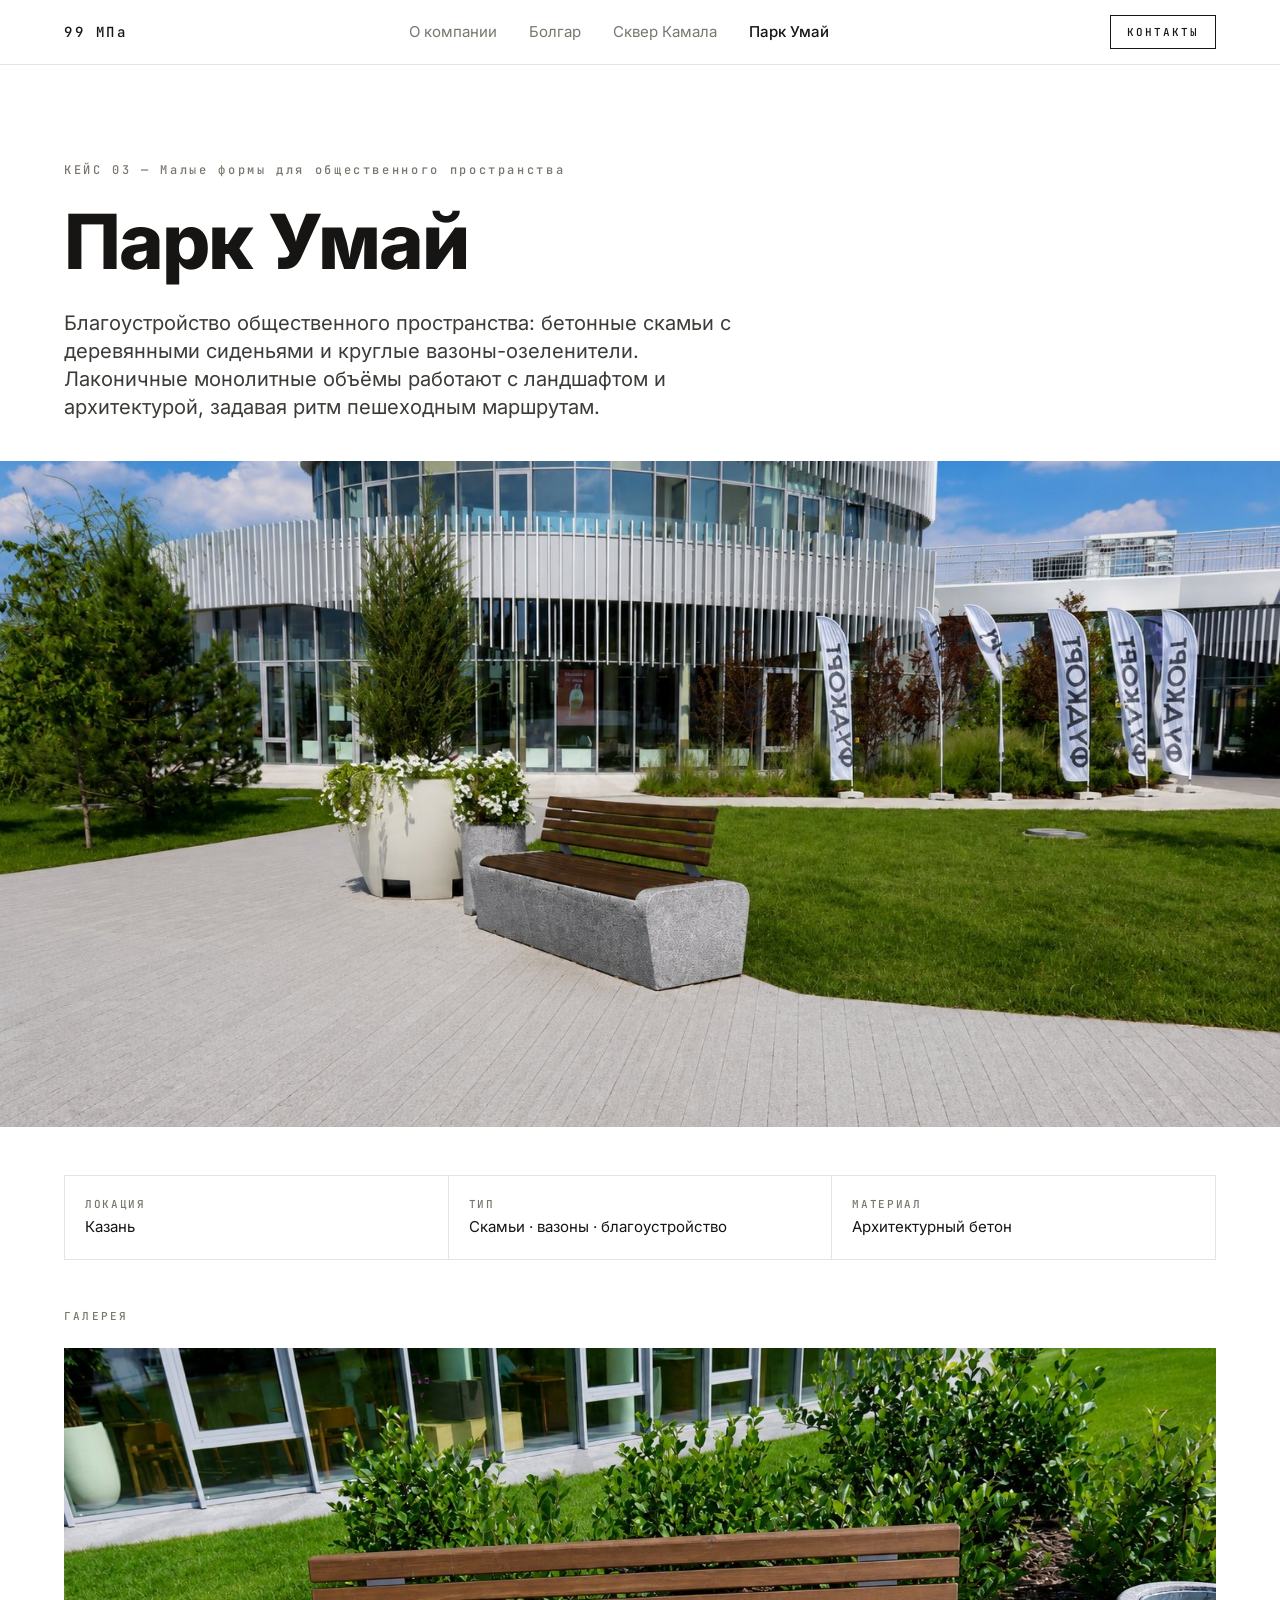
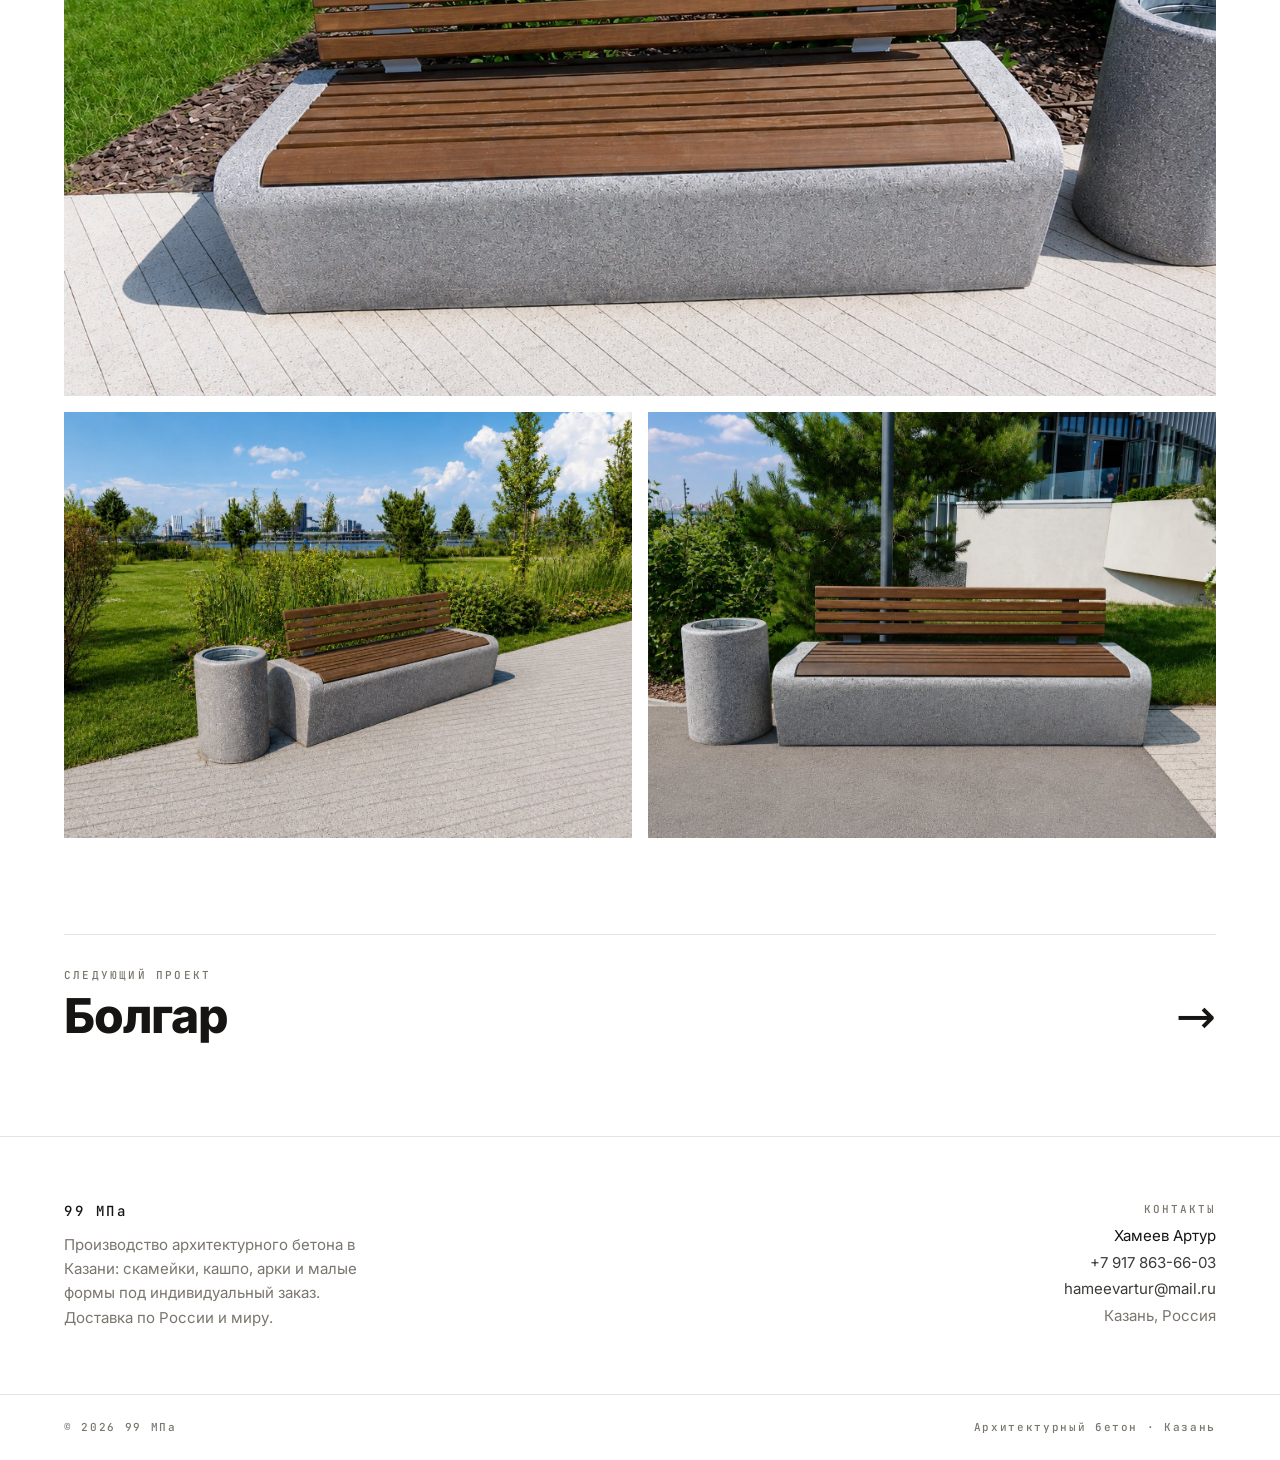
<file: umai-park.html>
<!DOCTYPE html><html lang="ru"><head>
<meta charset="utf-8">
<meta name="viewport" content="width=device-width, initial-scale=1">
<title>99 МПа — Парк Умай</title>
<link rel="stylesheet" href="assets/css/fonts.css">
<link rel="stylesheet" href="assets/css/styles.css">
</head>
<body class="bg-bg font-sans text-ink antialiased">
<header class="sticky top-0 z-40 bg-bg/90 backdrop-blur-sm border-b border-line">
<nav class="max-w-container mx-auto px-6 h-16 flex items-center justify-between">
<a href="index.html" class="font-mono text-sm tracking-[0.18em] text-ink">99&nbsp;МПа</a>
<div class="hidden md:flex items-center gap-8 text-[15px]">
<a class="text-muted hover:text-ink transition-colors" href="index.html">О&nbsp;компании</a>
<a class="text-muted hover:text-ink transition-colors" href="bolgar.html">Болгар</a>
<a class="text-muted hover:text-ink transition-colors" href="kamal-square.html">Сквер&nbsp;Камала</a>
<a class="text-ink font-medium" href="umai-park.html">Парк&nbsp;Умай</a>
</div>
<a href="mailto:hameevartur@mail.ru" class="font-mono text-[11px] tracking-[0.18em] border border-ink text-ink px-4 py-2 hover:bg-ink hover:text-white transition-colors">КОНТАКТЫ</a>
</nav>
</header>
<main>
<section class="max-w-container mx-auto px-6 pt-16 md:pt-24 pb-10">
<p class="font-mono text-[12px] tracking-[0.22em] text-muted mb-6">КЕЙС&nbsp;03 — Малые формы для общественного пространства</p>
<h1 class="text-[44px] md:text-[76px] font-extrabold tracking-tight leading-[1.02]">Парк Умай</h1>
<p class="mt-7 max-w-2xl text-lg md:text-xl text-ink-soft leading-relaxed">Благоустройство общественного пространства: бетонные скамьи с деревянными сиденьями и круглые вазоны-озеленители. Лаконичные монолитные объёмы работают с ландшафтом и архитектурой, задавая ритм пешеходным маршрутам.</p>
</section>
<figure class="w-full bg-paper"><img class="w-full h-[52vh] md:h-[74vh] object-cover" src="assets/img/umai/umai-hero.jpg" alt="Парк Умай"></figure>
<section class="max-w-container mx-auto px-6 py-12">
<div class="grid grid-cols-2 md:grid-cols-3 gap-px bg-line border border-line">
<div class="bg-bg p-5"><div class="font-mono text-[11px] tracking-[0.15em] text-muted mb-1">ЛОКАЦИЯ</div><div class="text-ink text-[15px]">Казань</div></div>
<div class="bg-bg p-5"><div class="font-mono text-[11px] tracking-[0.15em] text-muted mb-1">ТИП</div><div class="text-ink text-[15px]">Скамьи · вазоны · благоустройство</div></div>
<div class="bg-bg p-5"><div class="font-mono text-[11px] tracking-[0.15em] text-muted mb-1">МАТЕРИАЛ</div><div class="text-ink text-[15px]">Архитектурный бетон</div></div>
</div>
</section>
<section class="max-w-container mx-auto px-6 pb-8">
<p class="font-mono text-[11px] tracking-[0.2em] text-muted mb-6">ГАЛЕРЕЯ</p>
<div class="grid grid-cols-1 md:grid-cols-2 gap-4">
<figure class="md:col-span-2 overflow-hidden bg-paper"><img loading="lazy" class="w-full h-full object-cover aspect-[16/9]" src="assets/img/umai/umai-01.jpg" alt="Парк Умай"></figure>
<figure class=" overflow-hidden bg-paper"><img loading="lazy" class="w-full h-full object-cover aspect-[4/3]" src="assets/img/umai/umai-02.jpg" alt="Парк Умай"></figure>
<figure class=" overflow-hidden bg-paper"><img loading="lazy" class="w-full h-full object-cover aspect-[4/3]" src="assets/img/umai/umai-03.jpg" alt="Парк Умай"></figure>
</div>
</section>
<section class="max-w-container mx-auto px-6 mt-16">
<a href="bolgar.html" class="group block border-t border-line pt-8">
<div class="font-mono text-[11px] tracking-[0.2em] text-muted mb-2">СЛЕДУЮЩИЙ ПРОЕКТ</div>
<div class="flex items-center justify-between">
<span class="text-3xl md:text-5xl font-extrabold tracking-tight group-hover:opacity-60 transition-opacity">Болгар</span>
<span class="text-3xl md:text-5xl">→</span>
</div></a>
</section>
</main>
<footer class="border-t border-line mt-24">
<div class="max-w-container mx-auto px-6 py-16 grid gap-10 md:grid-cols-2">
<div>
<div class="font-mono text-sm tracking-[0.18em] text-ink mb-3">99&nbsp;МПа</div>
<p class="text-muted max-w-xs text-[15px] leading-relaxed">Производство архитектурного бетона в Казани: скамейки, кашпо, арки и малые формы под индивидуальный заказ. Доставка по России и миру.</p>
</div>
<div class="md:text-right space-y-1 text-[15px]">
<div class="font-mono text-[11px] tracking-[0.18em] text-muted mb-2">КОНТАКТЫ</div>
<div class="text-ink">Хамеев Артур</div>
<div><a class="text-ink-soft hover:text-ink transition-colors" href="tel:+79178636603">+7 917 863-66-03</a></div>
<div><a class="text-ink-soft hover:text-ink transition-colors" href="mailto:hameevartur@mail.ru">hameevartur@mail.ru</a></div>
<div class="text-muted">Казань, Россия</div>
</div>
</div>
<div class="border-t border-line"><div class="max-w-container mx-auto px-6 py-6 font-mono text-[11px] tracking-[0.15em] text-muted flex flex-col sm:flex-row gap-2 sm:justify-between"><span>© 2026 99 МПа</span><span>Архитектурный бетон · Казань</span></div></div>
</footer>
</body></html>
</file>
<file: assets/css/fonts.css>
/* cyrillic-ext */
@font-face {
  font-family: 'Inter';
  font-style: normal;
  font-weight: 400;
  font-display: swap;
  src: url(../fonts/f-a375c31d43.woff2) format('woff2');
  unicode-range: U+0460-052F, U+1C80-1C8A, U+20B4, U+2DE0-2DFF, U+A640-A69F, U+FE2E-FE2F;
}
/* cyrillic */
@font-face {
  font-family: 'Inter';
  font-style: normal;
  font-weight: 400;
  font-display: swap;
  src: url(../fonts/f-13755630d7.woff2) format('woff2');
  unicode-range: U+0301, U+0400-045F, U+0490-0491, U+04B0-04B1, U+2116;
}
/* greek-ext */
@font-face {
  font-family: 'Inter';
  font-style: normal;
  font-weight: 400;
  font-display: swap;
  src: url(../fonts/f-da72a9f738.woff2) format('woff2');
  unicode-range: U+1F00-1FFF;
}
/* greek */
@font-face {
  font-family: 'Inter';
  font-style: normal;
  font-weight: 400;
  font-display: swap;
  src: url(../fonts/f-3b78c6fa64.woff2) format('woff2');
  unicode-range: U+0370-0377, U+037A-037F, U+0384-038A, U+038C, U+038E-03A1, U+03A3-03FF;
}
/* vietnamese */
@font-face {
  font-family: 'Inter';
  font-style: normal;
  font-weight: 400;
  font-display: swap;
  src: url(../fonts/f-f059b71e05.woff2) format('woff2');
  unicode-range: U+0102-0103, U+0110-0111, U+0128-0129, U+0168-0169, U+01A0-01A1, U+01AF-01B0, U+0300-0301, U+0303-0304, U+0308-0309, U+0323, U+0329, U+1EA0-1EF9, U+20AB;
}
/* latin-ext */
@font-face {
  font-family: 'Inter';
  font-style: normal;
  font-weight: 400;
  font-display: swap;
  src: url(../fonts/f-b6db4a06c1.woff2) format('woff2');
  unicode-range: U+0100-02BA, U+02BD-02C5, U+02C7-02CC, U+02CE-02D7, U+02DD-02FF, U+0304, U+0308, U+0329, U+1D00-1DBF, U+1E00-1E9F, U+1EF2-1EFF, U+2020, U+20A0-20AB, U+20AD-20C0, U+2113, U+2C60-2C7F, U+A720-A7FF;
}
/* latin */
@font-face {
  font-family: 'Inter';
  font-style: normal;
  font-weight: 400;
  font-display: swap;
  src: url(../fonts/f-6ab57b19c6.woff2) format('woff2');
  unicode-range: U+0000-00FF, U+0131, U+0152-0153, U+02BB-02BC, U+02C6, U+02DA, U+02DC, U+0304, U+0308, U+0329, U+2000-206F, U+20AC, U+2122, U+2191, U+2193, U+2212, U+2215, U+FEFF, U+FFFD;
}
/* cyrillic-ext */
@font-face {
  font-family: 'Inter';
  font-style: normal;
  font-weight: 500;
  font-display: swap;
  src: url(../fonts/f-a375c31d43.woff2) format('woff2');
  unicode-range: U+0460-052F, U+1C80-1C8A, U+20B4, U+2DE0-2DFF, U+A640-A69F, U+FE2E-FE2F;
}
/* cyrillic */
@font-face {
  font-family: 'Inter';
  font-style: normal;
  font-weight: 500;
  font-display: swap;
  src: url(../fonts/f-13755630d7.woff2) format('woff2');
  unicode-range: U+0301, U+0400-045F, U+0490-0491, U+04B0-04B1, U+2116;
}
/* greek-ext */
@font-face {
  font-family: 'Inter';
  font-style: normal;
  font-weight: 500;
  font-display: swap;
  src: url(../fonts/f-da72a9f738.woff2) format('woff2');
  unicode-range: U+1F00-1FFF;
}
/* greek */
@font-face {
  font-family: 'Inter';
  font-style: normal;
  font-weight: 500;
  font-display: swap;
  src: url(../fonts/f-3b78c6fa64.woff2) format('woff2');
  unicode-range: U+0370-0377, U+037A-037F, U+0384-038A, U+038C, U+038E-03A1, U+03A3-03FF;
}
/* vietnamese */
@font-face {
  font-family: 'Inter';
  font-style: normal;
  font-weight: 500;
  font-display: swap;
  src: url(../fonts/f-f059b71e05.woff2) format('woff2');
  unicode-range: U+0102-0103, U+0110-0111, U+0128-0129, U+0168-0169, U+01A0-01A1, U+01AF-01B0, U+0300-0301, U+0303-0304, U+0308-0309, U+0323, U+0329, U+1EA0-1EF9, U+20AB;
}
/* latin-ext */
@font-face {
  font-family: 'Inter';
  font-style: normal;
  font-weight: 500;
  font-display: swap;
  src: url(../fonts/f-b6db4a06c1.woff2) format('woff2');
  unicode-range: U+0100-02BA, U+02BD-02C5, U+02C7-02CC, U+02CE-02D7, U+02DD-02FF, U+0304, U+0308, U+0329, U+1D00-1DBF, U+1E00-1E9F, U+1EF2-1EFF, U+2020, U+20A0-20AB, U+20AD-20C0, U+2113, U+2C60-2C7F, U+A720-A7FF;
}
/* latin */
@font-face {
  font-family: 'Inter';
  font-style: normal;
  font-weight: 500;
  font-display: swap;
  src: url(../fonts/f-6ab57b19c6.woff2) format('woff2');
  unicode-range: U+0000-00FF, U+0131, U+0152-0153, U+02BB-02BC, U+02C6, U+02DA, U+02DC, U+0304, U+0308, U+0329, U+2000-206F, U+20AC, U+2122, U+2191, U+2193, U+2212, U+2215, U+FEFF, U+FFFD;
}
/* cyrillic-ext */
@font-face {
  font-family: 'Inter';
  font-style: normal;
  font-weight: 600;
  font-display: swap;
  src: url(../fonts/f-a375c31d43.woff2) format('woff2');
  unicode-range: U+0460-052F, U+1C80-1C8A, U+20B4, U+2DE0-2DFF, U+A640-A69F, U+FE2E-FE2F;
}
/* cyrillic */
@font-face {
  font-family: 'Inter';
  font-style: normal;
  font-weight: 600;
  font-display: swap;
  src: url(../fonts/f-13755630d7.woff2) format('woff2');
  unicode-range: U+0301, U+0400-045F, U+0490-0491, U+04B0-04B1, U+2116;
}
/* greek-ext */
@font-face {
  font-family: 'Inter';
  font-style: normal;
  font-weight: 600;
  font-display: swap;
  src: url(../fonts/f-da72a9f738.woff2) format('woff2');
  unicode-range: U+1F00-1FFF;
}
/* greek */
@font-face {
  font-family: 'Inter';
  font-style: normal;
  font-weight: 600;
  font-display: swap;
  src: url(../fonts/f-3b78c6fa64.woff2) format('woff2');
  unicode-range: U+0370-0377, U+037A-037F, U+0384-038A, U+038C, U+038E-03A1, U+03A3-03FF;
}
/* vietnamese */
@font-face {
  font-family: 'Inter';
  font-style: normal;
  font-weight: 600;
  font-display: swap;
  src: url(../fonts/f-f059b71e05.woff2) format('woff2');
  unicode-range: U+0102-0103, U+0110-0111, U+0128-0129, U+0168-0169, U+01A0-01A1, U+01AF-01B0, U+0300-0301, U+0303-0304, U+0308-0309, U+0323, U+0329, U+1EA0-1EF9, U+20AB;
}
/* latin-ext */
@font-face {
  font-family: 'Inter';
  font-style: normal;
  font-weight: 600;
  font-display: swap;
  src: url(../fonts/f-b6db4a06c1.woff2) format('woff2');
  unicode-range: U+0100-02BA, U+02BD-02C5, U+02C7-02CC, U+02CE-02D7, U+02DD-02FF, U+0304, U+0308, U+0329, U+1D00-1DBF, U+1E00-1E9F, U+1EF2-1EFF, U+2020, U+20A0-20AB, U+20AD-20C0, U+2113, U+2C60-2C7F, U+A720-A7FF;
}
/* latin */
@font-face {
  font-family: 'Inter';
  font-style: normal;
  font-weight: 600;
  font-display: swap;
  src: url(../fonts/f-6ab57b19c6.woff2) format('woff2');
  unicode-range: U+0000-00FF, U+0131, U+0152-0153, U+02BB-02BC, U+02C6, U+02DA, U+02DC, U+0304, U+0308, U+0329, U+2000-206F, U+20AC, U+2122, U+2191, U+2193, U+2212, U+2215, U+FEFF, U+FFFD;
}
/* cyrillic-ext */
@font-face {
  font-family: 'Inter';
  font-style: normal;
  font-weight: 700;
  font-display: swap;
  src: url(../fonts/f-a375c31d43.woff2) format('woff2');
  unicode-range: U+0460-052F, U+1C80-1C8A, U+20B4, U+2DE0-2DFF, U+A640-A69F, U+FE2E-FE2F;
}
/* cyrillic */
@font-face {
  font-family: 'Inter';
  font-style: normal;
  font-weight: 700;
  font-display: swap;
  src: url(../fonts/f-13755630d7.woff2) format('woff2');
  unicode-range: U+0301, U+0400-045F, U+0490-0491, U+04B0-04B1, U+2116;
}
/* greek-ext */
@font-face {
  font-family: 'Inter';
  font-style: normal;
  font-weight: 700;
  font-display: swap;
  src: url(../fonts/f-da72a9f738.woff2) format('woff2');
  unicode-range: U+1F00-1FFF;
}
/* greek */
@font-face {
  font-family: 'Inter';
  font-style: normal;
  font-weight: 700;
  font-display: swap;
  src: url(../fonts/f-3b78c6fa64.woff2) format('woff2');
  unicode-range: U+0370-0377, U+037A-037F, U+0384-038A, U+038C, U+038E-03A1, U+03A3-03FF;
}
/* vietnamese */
@font-face {
  font-family: 'Inter';
  font-style: normal;
  font-weight: 700;
  font-display: swap;
  src: url(../fonts/f-f059b71e05.woff2) format('woff2');
  unicode-range: U+0102-0103, U+0110-0111, U+0128-0129, U+0168-0169, U+01A0-01A1, U+01AF-01B0, U+0300-0301, U+0303-0304, U+0308-0309, U+0323, U+0329, U+1EA0-1EF9, U+20AB;
}
/* latin-ext */
@font-face {
  font-family: 'Inter';
  font-style: normal;
  font-weight: 700;
  font-display: swap;
  src: url(../fonts/f-b6db4a06c1.woff2) format('woff2');
  unicode-range: U+0100-02BA, U+02BD-02C5, U+02C7-02CC, U+02CE-02D7, U+02DD-02FF, U+0304, U+0308, U+0329, U+1D00-1DBF, U+1E00-1E9F, U+1EF2-1EFF, U+2020, U+20A0-20AB, U+20AD-20C0, U+2113, U+2C60-2C7F, U+A720-A7FF;
}
/* latin */
@font-face {
  font-family: 'Inter';
  font-style: normal;
  font-weight: 700;
  font-display: swap;
  src: url(../fonts/f-6ab57b19c6.woff2) format('woff2');
  unicode-range: U+0000-00FF, U+0131, U+0152-0153, U+02BB-02BC, U+02C6, U+02DA, U+02DC, U+0304, U+0308, U+0329, U+2000-206F, U+20AC, U+2122, U+2191, U+2193, U+2212, U+2215, U+FEFF, U+FFFD;
}
/* cyrillic-ext */
@font-face {
  font-family: 'Inter';
  font-style: normal;
  font-weight: 800;
  font-display: swap;
  src: url(../fonts/f-a375c31d43.woff2) format('woff2');
  unicode-range: U+0460-052F, U+1C80-1C8A, U+20B4, U+2DE0-2DFF, U+A640-A69F, U+FE2E-FE2F;
}
/* cyrillic */
@font-face {
  font-family: 'Inter';
  font-style: normal;
  font-weight: 800;
  font-display: swap;
  src: url(../fonts/f-13755630d7.woff2) format('woff2');
  unicode-range: U+0301, U+0400-045F, U+0490-0491, U+04B0-04B1, U+2116;
}
/* greek-ext */
@font-face {
  font-family: 'Inter';
  font-style: normal;
  font-weight: 800;
  font-display: swap;
  src: url(../fonts/f-da72a9f738.woff2) format('woff2');
  unicode-range: U+1F00-1FFF;
}
/* greek */
@font-face {
  font-family: 'Inter';
  font-style: normal;
  font-weight: 800;
  font-display: swap;
  src: url(../fonts/f-3b78c6fa64.woff2) format('woff2');
  unicode-range: U+0370-0377, U+037A-037F, U+0384-038A, U+038C, U+038E-03A1, U+03A3-03FF;
}
/* vietnamese */
@font-face {
  font-family: 'Inter';
  font-style: normal;
  font-weight: 800;
  font-display: swap;
  src: url(../fonts/f-f059b71e05.woff2) format('woff2');
  unicode-range: U+0102-0103, U+0110-0111, U+0128-0129, U+0168-0169, U+01A0-01A1, U+01AF-01B0, U+0300-0301, U+0303-0304, U+0308-0309, U+0323, U+0329, U+1EA0-1EF9, U+20AB;
}
/* latin-ext */
@font-face {
  font-family: 'Inter';
  font-style: normal;
  font-weight: 800;
  font-display: swap;
  src: url(../fonts/f-b6db4a06c1.woff2) format('woff2');
  unicode-range: U+0100-02BA, U+02BD-02C5, U+02C7-02CC, U+02CE-02D7, U+02DD-02FF, U+0304, U+0308, U+0329, U+1D00-1DBF, U+1E00-1E9F, U+1EF2-1EFF, U+2020, U+20A0-20AB, U+20AD-20C0, U+2113, U+2C60-2C7F, U+A720-A7FF;
}
/* latin */
@font-face {
  font-family: 'Inter';
  font-style: normal;
  font-weight: 800;
  font-display: swap;
  src: url(../fonts/f-6ab57b19c6.woff2) format('woff2');
  unicode-range: U+0000-00FF, U+0131, U+0152-0153, U+02BB-02BC, U+02C6, U+02DA, U+02DC, U+0304, U+0308, U+0329, U+2000-206F, U+20AC, U+2122, U+2191, U+2193, U+2212, U+2215, U+FEFF, U+FFFD;
}
/* cyrillic-ext */
@font-face {
  font-family: 'JetBrains Mono';
  font-style: normal;
  font-weight: 500;
  font-display: swap;
  src: url(../fonts/f-78beab2465.woff2) format('woff2');
  unicode-range: U+0460-052F, U+1C80-1C8A, U+20B4, U+2DE0-2DFF, U+A640-A69F, U+FE2E-FE2F;
}
/* cyrillic */
@font-face {
  font-family: 'JetBrains Mono';
  font-style: normal;
  font-weight: 500;
  font-display: swap;
  src: url(../fonts/f-e3f11026d4.woff2) format('woff2');
  unicode-range: U+0301, U+0400-045F, U+0490-0491, U+04B0-04B1, U+2116;
}
/* greek */
@font-face {
  font-family: 'JetBrains Mono';
  font-style: normal;
  font-weight: 500;
  font-display: swap;
  src: url(../fonts/f-35d0cef5ed.woff2) format('woff2');
  unicode-range: U+0370-0377, U+037A-037F, U+0384-038A, U+038C, U+038E-03A1, U+03A3-03FF;
}
/* vietnamese */
@font-face {
  font-family: 'JetBrains Mono';
  font-style: normal;
  font-weight: 500;
  font-display: swap;
  src: url(../fonts/f-298a5a911e.woff2) format('woff2');
  unicode-range: U+0102-0103, U+0110-0111, U+0128-0129, U+0168-0169, U+01A0-01A1, U+01AF-01B0, U+0300-0301, U+0303-0304, U+0308-0309, U+0323, U+0329, U+1EA0-1EF9, U+20AB;
}
/* latin-ext */
@font-face {
  font-family: 'JetBrains Mono';
  font-style: normal;
  font-weight: 500;
  font-display: swap;
  src: url(../fonts/f-dba686dd63.woff2) format('woff2');
  unicode-range: U+0100-02BA, U+02BD-02C5, U+02C7-02CC, U+02CE-02D7, U+02DD-02FF, U+0304, U+0308, U+0329, U+1D00-1DBF, U+1E00-1E9F, U+1EF2-1EFF, U+2020, U+20A0-20AB, U+20AD-20C0, U+2113, U+2C60-2C7F, U+A720-A7FF;
}
/* latin */
@font-face {
  font-family: 'JetBrains Mono';
  font-style: normal;
  font-weight: 500;
  font-display: swap;
  src: url(../fonts/f-1e0343870f.woff2) format('woff2');
  unicode-range: U+0000-00FF, U+0131, U+0152-0153, U+02BB-02BC, U+02C6, U+02DA, U+02DC, U+0304, U+0308, U+0329, U+2000-206F, U+20AC, U+2122, U+2191, U+2193, U+2212, U+2215, U+FEFF, U+FFFD;
}
</file>
<file: assets/css/styles.css>
*,:after,:before{--tw-border-spacing-x:0;--tw-border-spacing-y:0;--tw-translate-x:0;--tw-translate-y:0;--tw-rotate:0;--tw-skew-x:0;--tw-skew-y:0;--tw-scale-x:1;--tw-scale-y:1;--tw-pan-x: ;--tw-pan-y: ;--tw-pinch-zoom: ;--tw-scroll-snap-strictness:proximity;--tw-gradient-from-position: ;--tw-gradient-via-position: ;--tw-gradient-to-position: ;--tw-ordinal: ;--tw-slashed-zero: ;--tw-numeric-figure: ;--tw-numeric-spacing: ;--tw-numeric-fraction: ;--tw-ring-inset: ;--tw-ring-offset-width:0px;--tw-ring-offset-color:#fff;--tw-ring-color:rgba(59,130,246,.5);--tw-ring-offset-shadow:0 0 #0000;--tw-ring-shadow:0 0 #0000;--tw-shadow:0 0 #0000;--tw-shadow-colored:0 0 #0000;--tw-blur: ;--tw-brightness: ;--tw-contrast: ;--tw-grayscale: ;--tw-hue-rotate: ;--tw-invert: ;--tw-saturate: ;--tw-sepia: ;--tw-drop-shadow: ;--tw-backdrop-blur: ;--tw-backdrop-brightness: ;--tw-backdrop-contrast: ;--tw-backdrop-grayscale: ;--tw-backdrop-hue-rotate: ;--tw-backdrop-invert: ;--tw-backdrop-opacity: ;--tw-backdrop-saturate: ;--tw-backdrop-sepia: ;--tw-contain-size: ;--tw-contain-layout: ;--tw-contain-paint: ;--tw-contain-style: }::backdrop{--tw-border-spacing-x:0;--tw-border-spacing-y:0;--tw-translate-x:0;--tw-translate-y:0;--tw-rotate:0;--tw-skew-x:0;--tw-skew-y:0;--tw-scale-x:1;--tw-scale-y:1;--tw-pan-x: ;--tw-pan-y: ;--tw-pinch-zoom: ;--tw-scroll-snap-strictness:proximity;--tw-gradient-from-position: ;--tw-gradient-via-position: ;--tw-gradient-to-position: ;--tw-ordinal: ;--tw-slashed-zero: ;--tw-numeric-figure: ;--tw-numeric-spacing: ;--tw-numeric-fraction: ;--tw-ring-inset: ;--tw-ring-offset-width:0px;--tw-ring-offset-color:#fff;--tw-ring-color:rgba(59,130,246,.5);--tw-ring-offset-shadow:0 0 #0000;--tw-ring-shadow:0 0 #0000;--tw-shadow:0 0 #0000;--tw-shadow-colored:0 0 #0000;--tw-blur: ;--tw-brightness: ;--tw-contrast: ;--tw-grayscale: ;--tw-hue-rotate: ;--tw-invert: ;--tw-saturate: ;--tw-sepia: ;--tw-drop-shadow: ;--tw-backdrop-blur: ;--tw-backdrop-brightness: ;--tw-backdrop-contrast: ;--tw-backdrop-grayscale: ;--tw-backdrop-hue-rotate: ;--tw-backdrop-invert: ;--tw-backdrop-opacity: ;--tw-backdrop-saturate: ;--tw-backdrop-sepia: ;--tw-contain-size: ;--tw-contain-layout: ;--tw-contain-paint: ;--tw-contain-style: }/*! tailwindcss v3.4.19 | MIT License | https://tailwindcss.com*/*,:after,:before{box-sizing:border-box;border:0 solid #e5e7eb}:after,:before{--tw-content:""}:host,html{line-height:1.5;-webkit-text-size-adjust:100%;-moz-tab-size:4;-o-tab-size:4;tab-size:4;font-family:Inter,system-ui,sans-serif;font-feature-settings:normal;font-variation-settings:normal;-webkit-tap-highlight-color:transparent}body{margin:0;line-height:inherit}hr{height:0;color:inherit;border-top-width:1px}abbr:where([title]){-webkit-text-decoration:underline dotted;text-decoration:underline dotted}h1,h2,h3,h4,h5,h6{font-size:inherit;font-weight:inherit}a{color:inherit;text-decoration:inherit}b,strong{font-weight:bolder}code,kbd,pre,samp{font-family:JetBrains Mono,ui-monospace,monospace;font-feature-settings:normal;font-variation-settings:normal;font-size:1em}small{font-size:80%}sub,sup{font-size:75%;line-height:0;position:relative;vertical-align:baseline}sub{bottom:-.25em}sup{top:-.5em}table{text-indent:0;border-color:inherit;border-collapse:collapse}button,input,optgroup,select,textarea{font-family:inherit;font-feature-settings:inherit;font-variation-settings:inherit;font-size:100%;font-weight:inherit;line-height:inherit;letter-spacing:inherit;color:inherit;margin:0;padding:0}button,select{text-transform:none}button,input:where([type=button]),input:where([type=reset]),input:where([type=submit]){-webkit-appearance:button;background-color:transparent;background-image:none}:-moz-focusring{outline:auto}:-moz-ui-invalid{box-shadow:none}progress{vertical-align:baseline}::-webkit-inner-spin-button,::-webkit-outer-spin-button{height:auto}[type=search]{-webkit-appearance:textfield;outline-offset:-2px}::-webkit-search-decoration{-webkit-appearance:none}::-webkit-file-upload-button{-webkit-appearance:button;font:inherit}summary{display:list-item}blockquote,dd,dl,figure,h1,h2,h3,h4,h5,h6,hr,p,pre{margin:0}fieldset{margin:0}fieldset,legend{padding:0}menu,ol,ul{list-style:none;margin:0;padding:0}dialog{padding:0}textarea{resize:vertical}input::-moz-placeholder,textarea::-moz-placeholder{opacity:1;color:#9ca3af}input::placeholder,textarea::placeholder{opacity:1;color:#9ca3af}[role=button],button{cursor:pointer}:disabled{cursor:default}audio,canvas,embed,iframe,img,object,svg,video{display:block;vertical-align:middle}img,video{max-width:100%;height:auto}[hidden]:where(:not([hidden=until-found])){display:none}.sticky{position:sticky}.top-0{top:0}.z-40{z-index:40}.mx-auto{margin-left:auto;margin-right:auto}.mb-1{margin-bottom:.25rem}.mb-10{margin-bottom:2.5rem}.mb-2{margin-bottom:.5rem}.mb-3{margin-bottom:.75rem}.mb-5{margin-bottom:1.25rem}.mb-6{margin-bottom:1.5rem}.mb-7{margin-bottom:1.75rem}.mt-16{margin-top:4rem}.mt-24{margin-top:6rem}.mt-7{margin-top:1.75rem}.mt-8{margin-top:2rem}.block{display:block}.flex{display:flex}.grid{display:grid}.hidden{display:none}.aspect-\[16\/9\]{aspect-ratio:16/9}.aspect-\[4\/3\]{aspect-ratio:4/3}.h-16{height:4rem}.h-\[52vh\]{height:52vh}.h-\[54vh\]{height:54vh}.h-full{height:100%}.w-full{width:100%}.max-w-2xl{max-width:42rem}.max-w-4xl{max-width:56rem}.max-w-container{max-width:1200px}.max-w-xs{max-width:20rem}.grid-cols-1{grid-template-columns:repeat(1,minmax(0,1fr))}.grid-cols-2{grid-template-columns:repeat(2,minmax(0,1fr))}.flex-col{flex-direction:column}.items-end{align-items:flex-end}.items-center{align-items:center}.justify-between{justify-content:space-between}.gap-10{gap:2.5rem}.gap-2{gap:.5rem}.gap-4{gap:1rem}.gap-8{gap:2rem}.gap-px{gap:1px}.space-y-1>:not([hidden])~:not([hidden]){--tw-space-y-reverse:0;margin-top:calc(.25rem*(1 - var(--tw-space-y-reverse)));margin-bottom:calc(.25rem*var(--tw-space-y-reverse))}.overflow-hidden{overflow:hidden}.border{border-width:1px}.border-b{border-bottom-width:1px}.border-t{border-top-width:1px}.border-ink{--tw-border-opacity:1;border-color:rgb(22 21 19/var(--tw-border-opacity,1))}.border-line{--tw-border-opacity:1;border-color:rgb(231 228 222/var(--tw-border-opacity,1))}.bg-bg{--tw-bg-opacity:1;background-color:rgb(255 255 255/var(--tw-bg-opacity,1))}.bg-bg\/90{background-color:hsla(0,0%,100%,.9)}.bg-line{--tw-bg-opacity:1;background-color:rgb(231 228 222/var(--tw-bg-opacity,1))}.bg-paper{--tw-bg-opacity:1;background-color:rgb(246 244 239/var(--tw-bg-opacity,1))}.object-cover{-o-object-fit:cover;object-fit:cover}.p-5{padding:1.25rem}.px-4{padding-left:1rem;padding-right:1rem}.px-6{padding-left:1.5rem;padding-right:1.5rem}.py-12{padding-top:3rem;padding-bottom:3rem}.py-16{padding-top:4rem;padding-bottom:4rem}.py-2{padding-top:.5rem;padding-bottom:.5rem}.py-20{padding-top:5rem;padding-bottom:5rem}.py-6{padding-top:1.5rem;padding-bottom:1.5rem}.pb-10{padding-bottom:2.5rem}.pb-14{padding-bottom:3.5rem}.pb-4{padding-bottom:1rem}.pb-8{padding-bottom:2rem}.pt-16{padding-top:4rem}.pt-20{padding-top:5rem}.pt-5{padding-top:1.25rem}.pt-8{padding-top:2rem}.font-mono{font-family:JetBrains Mono,ui-monospace,monospace}.font-sans{font-family:Inter,system-ui,sans-serif}.text-2xl{font-size:1.5rem;line-height:2rem}.text-3xl{font-size:1.875rem;line-height:2.25rem}.text-\[11px\]{font-size:11px}.text-\[12px\]{font-size:12px}.text-\[15px\]{font-size:15px}.text-\[44px\]{font-size:44px}.text-\[46px\]{font-size:46px}.text-lg{font-size:1.125rem;line-height:1.75rem}.text-sm{font-size:.875rem;line-height:1.25rem}.text-xl{font-size:1.25rem;line-height:1.75rem}.font-bold{font-weight:700}.font-extrabold{font-weight:800}.font-medium{font-weight:500}.leading-\[1\.02\]{line-height:1.02}.leading-\[1\.0\]{line-height:1}.leading-relaxed{line-height:1.625}.tracking-\[0\.15em\]{letter-spacing:.15em}.tracking-\[0\.18em\]{letter-spacing:.18em}.tracking-\[0\.22em\]{letter-spacing:.22em}.tracking-\[0\.2em\]{letter-spacing:.2em}.tracking-tight{letter-spacing:-.025em}.text-ink{--tw-text-opacity:1;color:rgb(22 21 19/var(--tw-text-opacity,1))}.text-ink-soft{--tw-text-opacity:1;color:rgb(61 59 55/var(--tw-text-opacity,1))}.text-muted{--tw-text-opacity:1;color:rgb(122 118 110/var(--tw-text-opacity,1))}.antialiased{-webkit-font-smoothing:antialiased;-moz-osx-font-smoothing:grayscale}.backdrop-blur-sm{--tw-backdrop-blur:blur(4px);-webkit-backdrop-filter:var(--tw-backdrop-blur) var(--tw-backdrop-brightness) var(--tw-backdrop-contrast) var(--tw-backdrop-grayscale) var(--tw-backdrop-hue-rotate) var(--tw-backdrop-invert) var(--tw-backdrop-opacity) var(--tw-backdrop-saturate) var(--tw-backdrop-sepia);backdrop-filter:var(--tw-backdrop-blur) var(--tw-backdrop-brightness) var(--tw-backdrop-contrast) var(--tw-backdrop-grayscale) var(--tw-backdrop-hue-rotate) var(--tw-backdrop-invert) var(--tw-backdrop-opacity) var(--tw-backdrop-saturate) var(--tw-backdrop-sepia)}.transition-colors{transition-property:color,background-color,border-color,text-decoration-color,fill,stroke;transition-timing-function:cubic-bezier(.4,0,.2,1);transition-duration:.15s}.transition-opacity{transition-property:opacity;transition-timing-function:cubic-bezier(.4,0,.2,1);transition-duration:.15s}.transition-transform{transition-property:transform;transition-timing-function:cubic-bezier(.4,0,.2,1);transition-duration:.15s}.duration-700{transition-duration:.7s}.hover\:bg-ink:hover{--tw-bg-opacity:1;background-color:rgb(22 21 19/var(--tw-bg-opacity,1))}.hover\:text-ink:hover{--tw-text-opacity:1;color:rgb(22 21 19/var(--tw-text-opacity,1))}.hover\:text-white:hover{--tw-text-opacity:1;color:rgb(255 255 255/var(--tw-text-opacity,1))}.group:hover .group-hover\:scale-\[1\.04\]{--tw-scale-x:1.04;--tw-scale-y:1.04;transform:translate(var(--tw-translate-x),var(--tw-translate-y)) rotate(var(--tw-rotate)) skewX(var(--tw-skew-x)) skewY(var(--tw-skew-y)) scaleX(var(--tw-scale-x)) scaleY(var(--tw-scale-y))}.group:hover .group-hover\:text-ink{--tw-text-opacity:1;color:rgb(22 21 19/var(--tw-text-opacity,1))}.group:hover .group-hover\:opacity-60{opacity:.6}@media (min-width:640px){.sm\:block{display:block}.sm\:grid-cols-2{grid-template-columns:repeat(2,minmax(0,1fr))}.sm\:flex-row{flex-direction:row}.sm\:justify-between{justify-content:space-between}}@media (min-width:768px){.md\:col-span-2{grid-column:span 2/span 2}.md\:flex{display:flex}.md\:h-\[74vh\]{height:74vh}.md\:h-\[78vh\]{height:78vh}.md\:grid-cols-2{grid-template-columns:repeat(2,minmax(0,1fr))}.md\:grid-cols-3{grid-template-columns:repeat(3,minmax(0,1fr))}.md\:pt-24{padding-top:6rem}.md\:pt-28{padding-top:7rem}.md\:text-right{text-align:right}.md\:text-5xl{font-size:3rem;line-height:1}.md\:text-\[76px\]{font-size:76px}.md\:text-\[88px\]{font-size:88px}.md\:text-xl{font-size:1.25rem;line-height:1.75rem}}@media (min-width:1024px){.lg\:grid-cols-4{grid-template-columns:repeat(4,minmax(0,1fr))}}
</file>
